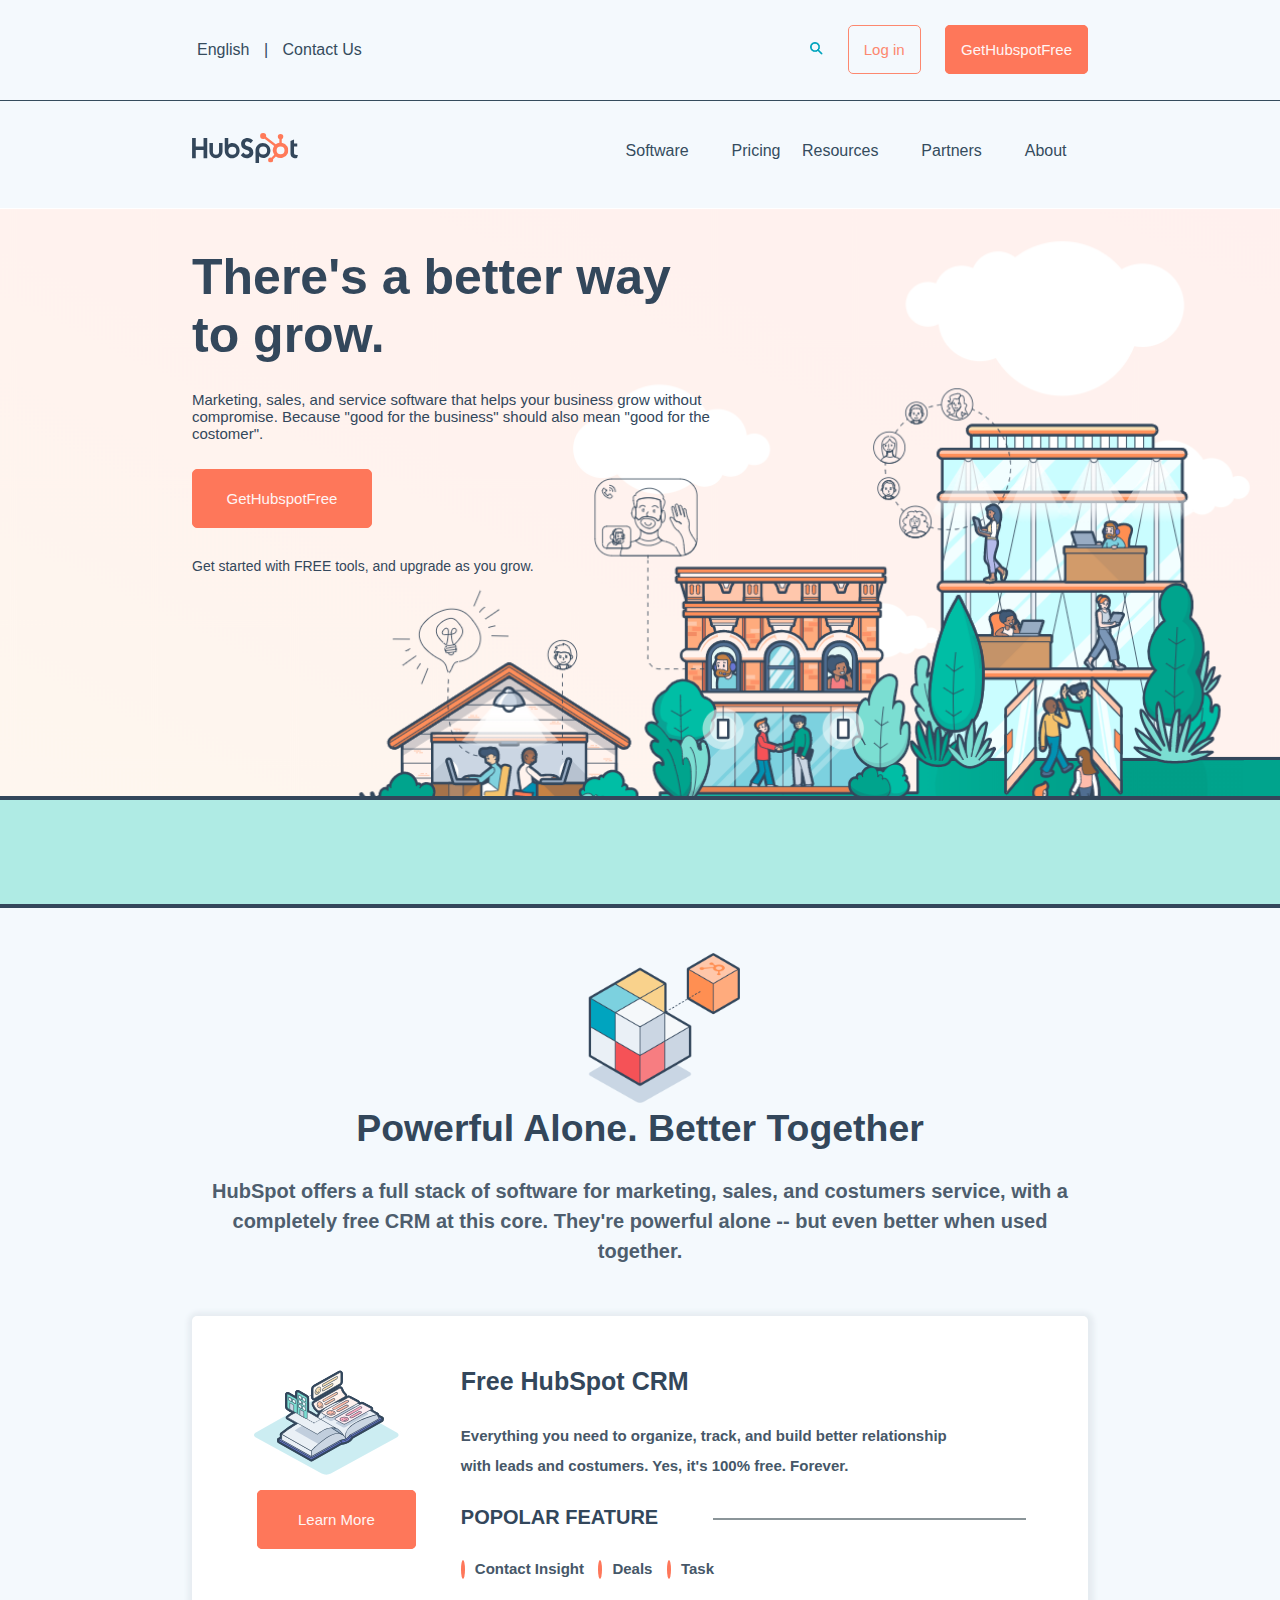
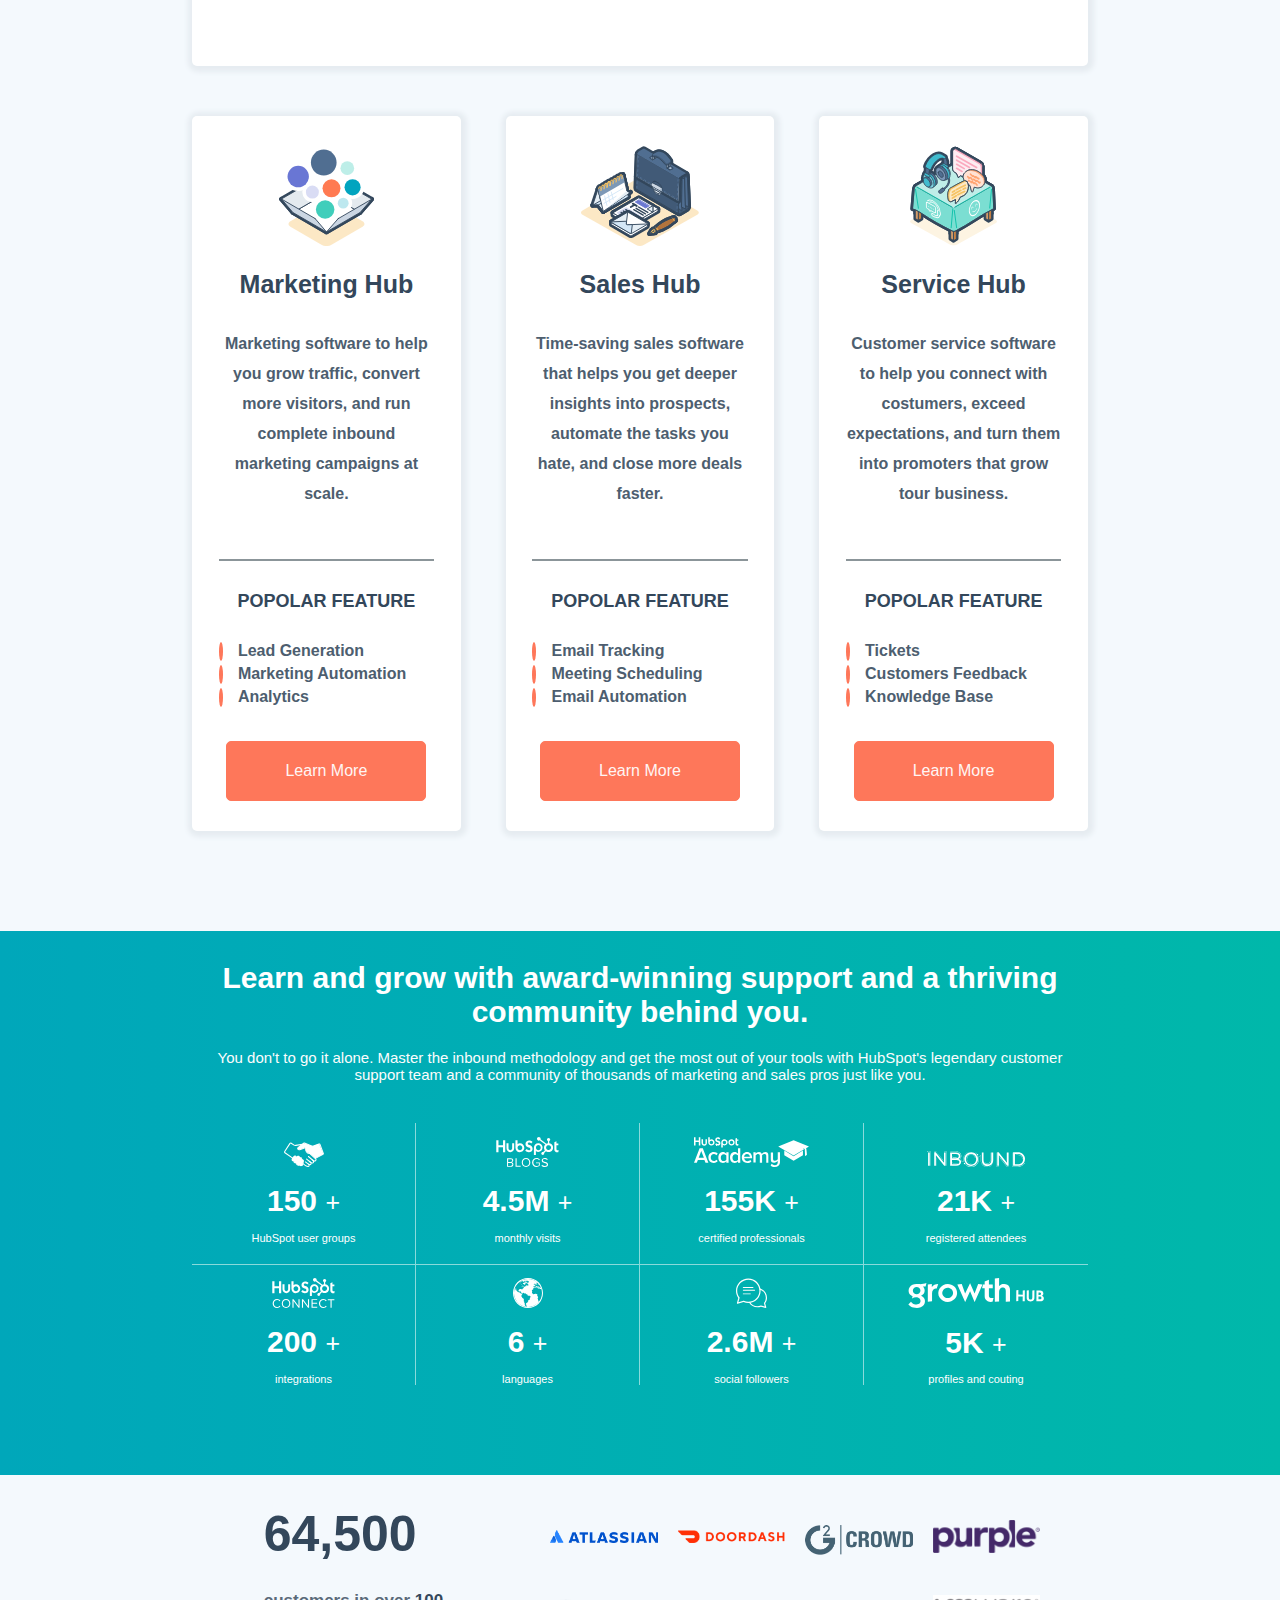
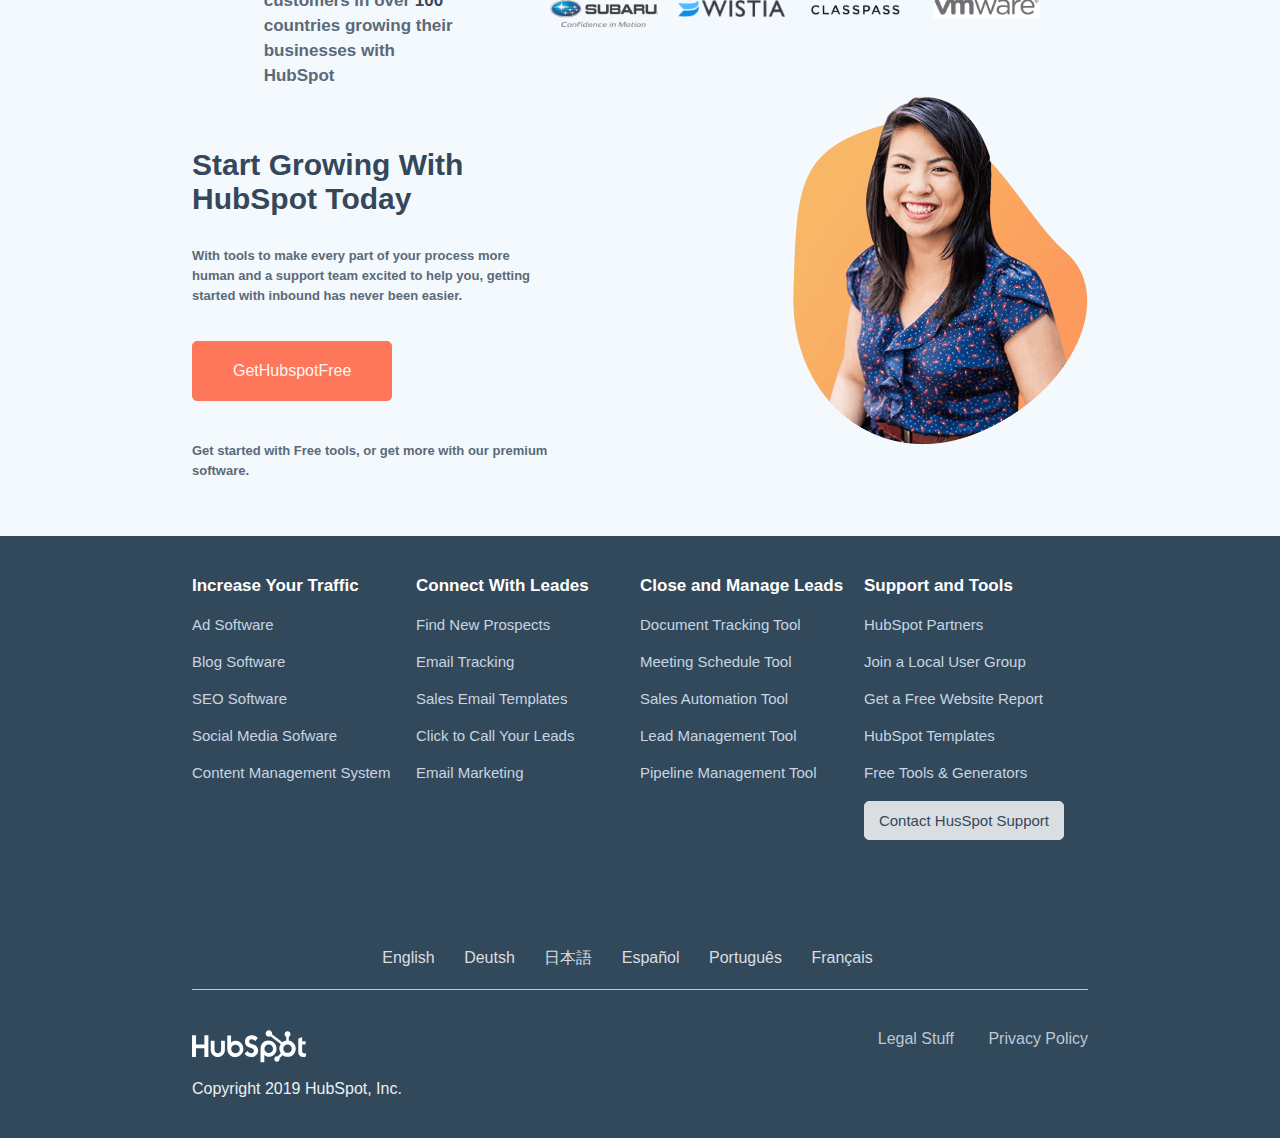
<file: index.html>
<!DOCTYPE html>
<html lang="en">
<head>
    <meta charset="UTF-8">
    <meta http-equiv="X-UA-Compatible" content="IE=edge">
    <meta name="viewport" content="width=device-width, initial-scale=1.0">
    <title>Hubspot</title>
    <!-- Link CSS -->
    <link rel="stylesheet" href="./CSS/style.css">
    <!-- Google Fonts -->
    <link rel="preconnect" href="https://fonts.gstatic.com">
    <link href="https://fonts.googleapis.com/css2?family=Montserrat:wght@200;400;600;800&display=swap" rel="stylesheet">
    <link rel="stylesheet" href="https://cdnjs.cloudflare.com/ajax/libs/font-awesome/5.15.3/css/all.min.css" integrity="sha512-iBBXm8fW90+nuLcSKlbmrPcLa0OT92xO1BIsZ+ywDWZCvqsWgccV3gFoRBv0z+8dLJgyAHIhR35VZc2oM/gI1w==" crossorigin="anonymous" />
    <!-- Favicon -->
    <link rel="icon" type="image/x-icon" href="./img/favicon.png">
</head>

<body>

    <!-- Header -->
    <header>
        
        <!-- NavBar Top -->
        <div class="container_navbar">
            <nav class="navbar top clearfix">
                <div class="top_left ">
                    <i class="fas fa-globe-europe"></i>
                    <span class="language">English</span>
                    <span><i class="fas fa-chevron-down"></i></span>
                    <span class="trattino">|</span>
                    <span class="contact">Contact Us</span>
                </div>
                <div class="top_right">
                    <img class="search_img" src="./img/search-20icon.webp" alt="icona lente d'ingrandimento">
                    <a class="button top_white" href="#">Log in</a>
                    <a class="button top_orange" href="#">GetHubspotFree</a>
                </div>
            </nav>
        </div>    
        <!-- /NavBar Top -->

        <!-- Linea Orizzontale -->
        <div class="horizzontal_line"></div>
        <!-- /Linea Orizzontale -->

        <!-- NavBar Bottom -->
        <div class="container_navbar">    
            <nav class="navbar bottom clearfix">
                <div class="bottom_left">
                    <img class="site_logo" src="./img/logo.svg" alt="logo HubSpot">
                </div>
                <div class="bottom_right">
                    <ul>
                        <li>Software</li>
                        <li><i class="fas fa-chevron-down"></i></span></li>
                        <li>Pricing</li>
                        <li>Resources</li>
                        <li><i class="fas fa-chevron-down"></i></li>
                        <li>Partners</li>
                        <li><i class="fas fa-chevron-down"></i></li>
                        <li>About</li>
                        <li><i class="fas fa-chevron-down"></i></li>
                    </ul>  
                </div>
            </nav>     
        </div>
        <!-- /NavBar Bottom -->

    </header>
    <!-- /Header -->

    <!-- Content -->
    <main>

        <!-- Primo Blocco Main -->
        <div class="container_top_main">
            <div class="container_content">
                <div class="container_title">
                    <div class="title">
                        <h1>There's a better way to grow.</h1>
                    </div>
                    <div class="paragraph_top">
                        <p>
                            Marketing, sales, and service software that helps your business grow without compromise. Because "good for the business" should also mean "good for the costomer".
                        </p>
                    </div>
                    <div class="button_main ">
                        <a href="">GetHubspotFree</a>
                    </div>
                    <div class="second_paragraph_top">
                        <p>
                            Get started with FREE tools, and upgrade as you grow.
                        </p>
                    </div>
                </div>
            </div>
            <div class="bottom_background"> 
            </div>
        </div>
        <!-- /Primo Blocco Main -->

        <!-- Secondo Blocco Main -->   
        <div class="container_content">
            <div class="container_second_block">
                <div>
                    <img class="img_second_block" src="./img/cube.webp" alt="immagine cubo">
                </div>
                <div class="title_second_block">
                    <h3>Powerful Alone. Better Together</h3>
                </div>
                <div class="paragraph_second_block">
                    <p>HubSpot offers a full stack of software for marketing, sales, and costumers service, with a completely free CRM at this core. They're powerful alone -- but even better when used together.</p>
                </div>
            </div>   
        </div>
        <!-- /Secondo Blocco Main --> 

        <!-- Terzo Blocco Main --> 
        <div class="container_content">
            <div class="container_third_block clearfix">

                <!-- Colonna di Sinistra -->
                <div class="column left">
                    <img class="img_book" src="./img/book.svg" alt="">
                    <div>
                        <a class="button_main_orange" href="#">Learn More</a>
                    </div>
                </div>
                <!-- /Colonna di Sinistra -->

                <!-- Colonna di Destra -->
                <div class="column right">
                    <h4 class="title_right">Free HubSpot CRM</h4>
                    <p class="paragraph_right">Everything you need to organize, track, and build better relationship with leads and costumers. Yes, it's 100% free. Forever.</p>
                    <h4 class="subtitle_right">POPOLAR FEATURE</h4>
                    <div class="subtitle_line"></div>
                    <ul class="list_right">
                        <li><i class="fas fa-check"></i> Contact Insight</li>
                        <li><i class="fas fa-check"></i> Deals</li>
                        <li><i class="fas fa-check"></i> Task</li>
                    </ul>
                </div>
                <!-- /Colonna di Destra -->

            </div>
        </div>
        <!-- /Terzo Blocco Main --> 

        <!-- Quarto Blocco Main -->
        <div class="container_content">
            <div class="container_fourth_block clearfix">

                <!-- Colonna di Sinistra -->
                <div class="first_column">
                    <img class="img_columns" src="./img/buble.svg" alt="immagine piatto con dentro bolle colorate">
                    <h4 class="title_colums">Marketing Hub</h4>
                    <p class="paragraph_colums">
                        Marketing software to help you grow traffic, convert more visitors, and run complete inbound marketing campaigns at scale.
                    </p>
                    <div class="line_columns">
                    </div>

                    <h4 class="subtitle_colums">POPOLAR FEATURE</h4>
                    <ul class="list_colums">
                        <li><i class="fas fa-check"></i>Lead Generation</li>
                        <li><i class="fas fa-check"></i>Marketing Automation</li>
                        <li><i class="fas fa-check"></i>Analytics</li>
                    </ul>
                    <div class="button_colums">
                        <a href="#">Learn More</a>
                    </div>
                </div>
                <!-- Colonna di Sinistra -->

                <!-- Colonna Centrale -->
                <div class="second_column">
                    <img class="img_columns" src="./img/office.svg" alt="immagine piatto con dentro bolle colorate">
                    <h4 class="title_colums">Sales Hub</h4>
                    <p class="paragraph_colums">
                        Time-saving sales software that helps you get deeper insights into prospects, automate the tasks you hate, and close more deals faster. 
                    </p>
                    <div class="line_columns">
                    </div>
                    <h4 class="subtitle_colums">POPOLAR FEATURE</h4>
                    <ul class="list_colums">
                        <li><i class="fas fa-check"></i>Email Tracking</li>
                        <li><i class="fas fa-check"></i>Meeting Scheduling</li>
                        <li><i class="fas fa-check"></i>Email Automation</li>
                    </ul>
                    <div class="button_colums">
                        <a href="#">Learn More</a>
                    </div>
                </div>
                <!-- Colonna Centrale -->

                <!-- Colonna di Destra -->
                <div class="third_column">
                    <img class="img_columns" src="./img/table.svg" alt="immagine piatto con dentro bolle colorate">
                    <h4 class="title_colums">Service Hub</h4>
                    <p class="paragraph_colums">
                        Customer service software to help you connect with costumers, exceed expectations, and turn them into promoters that grow tour business.
                    </p>
                    <div class="line_columns">
                    </div>
                    <h4 class="subtitle_colums">POPOLAR FEATURE</h4>
                    <ul class="list_colums">
                        <li><i class="fas fa-check"></i>Tickets</li>
                        <li><i class="fas fa-check"></i>Customers Feedback</li>
                        <li><i class="fas fa-check"></i>Knowledge Base</li>
                    </ul>
                    <div class="button_colums">
                        <a href="#">Learn More</a>
                    </div>
                </div>
                <!-- Colonna di Destra -->

            </div>
        </div>
        <!-- /Quarto Blocco Main -->

        <!-- Quinto Blocco Main -->
        <div class="background_fift_block">
            <div class="container_content">
                <div class="container_fift_block clearfix">
                    <div class="title_fift">
                        <h4>Learn and grow with award-winning support and a thriving community behind you.</h4>
                    </div>
                    <div class="paragraph_fift">
                        <p>You don't to go it alone. Master the inbound methodology and get the most out of your tools with HubSpot's legendary customer support team and a community of thousands of marketing and sales pros just like you.</p>
                    </div>

                    <!-- Prima Colonna -->
                    <div class="four_columns">
                        <div class="top_four_columns">
                            <img class="img_four_columns" src="./img/hands.svg" alt="immagine stretta di mano">
                            <div class="numbers_four_columns" >
                                <span> 150</span>
                                <span>+</span>
                            </div>
                            <div class="description_four_columns">
                                <span>HubSpot user groups</span>
                            </div>
                        </div>

                        <div class="bottom_four_columns">
                            <img class="img_four_columns" src="./img/connect.svg" alt="logo HubSpot CONNECT">
                            <div class="numbers_four_columns" >
                                <span> 200</span>
                                <span>+</span>
                            </div>
                            <div class="description_four_columns">
                                <span>integrations</span>
                            </div>
                        </div>
                    </div>
                    <!-- Fine Prima Colonna -->

                    <!-- Seconda Colonna -->
                    <div class="four_columns">

                        <div class="top_four_columns">
                            <img class="img_four_columns" src="./img/blogs.svg" alt="logo HubSpot BLOGS">
                            <div class="numbers_four_columns" >
                                <span> 4.5M</span>
                                <span>+</span>
                            </div>
                            <div class="description_four_columns">
                                <span>monthly visits</span>
                            </div>
                        </div>

                        <div class="bottom_four_columns">
                            <img class="img_four_columns" src="./img/globe.svg" alt="icona globo">
                            <div class="numbers_four_columns" >
                                <span> 6</span>
                                <span>+</span>
                            </div>
                            <div class="description_four_columns">
                                <span>languages</span>
                            </div>
                        </div>
                    </div>
                    <!-- Fine Seconda Colonna -->

                    <!-- Terza Colonna -->
                    <div class="four_columns">

                        <div class="top_four_columns">
                            <img class="img_four_columns" src="./img/academy.svg" alt="logo HubSpot Academy">
                            <div class="numbers_four_columns" >
                                <span>155K</span>
                                <span>+</span>
                            </div>
                            <div class="description_four_columns">
                                <span>certified professionals</span>
                            </div>
                        </div>

                        <div class="bottom_four_columns">
                            <img class="img_four_columns" src="./img/followers.svg" alt="icona con due messaggi">
                            <div class="numbers_four_columns" >
                                <span> 2.6M</span>
                                <span>+</span>
                            </div>
                            <div class="description_four_columns">
                                <span>social followers</span>
                            </div> 
                        </div>
                    </div>
                    <!-- Fine Terza Colonna -->

                    <!-- Quarta Colonna -->
                    <div class="four_columns">

                        <div class="top_four_columns without_border">
                            <img class="img_four_columns" src="./img/inbound.svg" alt="logo INBOUND">
                            <div class="numbers_four_columns" >
                                <span>21K</span>
                                <span>+</span>
                            </div>
                            <div class="description_four_columns">
                                <span>registered attendees</span>
                            </div>
                        </div>

                        <div class="bottom_four_columns without_border">
                            <img class="img_four_columns" src="./img/growth.svg" alt="logo Growth HUB">
                            <div class="numbers_four_columns" >
                                <span>5K</span>
                                <span>+</span>
                            </div>
                            <div class="description_four_columns">
                                <span>profiles and couting</span>
                            </div>
                        </div>
                    </div>
                    <!-- Fine Quarta Colonna -->

                </div>
            </div>
        </div>
        <!-- /Quinto Blocco Main -->

        <!-- Sesto Blocco Main -->
        <div class="container_content">
            <div class="container_six_block clearfix">

                <!-- Colonna di Sinistra -->
                <div class="left_six_column">

                    <div class="top_left_six">
                        <div class="numbers_six_colums">
                            <span>64,500</span>
                        </div>
                        <p>
                            customers in over <strong>100</strong> countries growing their businesses with HubSpot
                        </p>
                    </div>

                    <div class="bottom_left_six">
                        <div class="title_left_six">
                            <h4>Start Growing With HubSpot Today</h4>
                        </div>
                        <p>
                           With tools to make every part of your process more human and a support team excited to help you, getting started with inbound has never been easier. 
                        </p>
                        <div class="button_left_six">
                            <a href="#">GetHubspotFree</a>
                        </div>
                        <p>
                            Get started with Free tools, or get more with our premium software.
                        </p>
                    </div>
                </div>
                <!-- Colonna di Sinistra -->

                <!-- Colonna di destra -->
                <div class="right_six_column">

                    <!-- Loghi -->
                    <div class="container_foto">
                        <div class="top_right_six">
                            <div class="img_six_block one">
                            </div>
                        </div>
                        <div class="top_right_six">
                            <div class="img_six_block two">
                            </div>  
                        </div>
                        <div class="top_right_six">
                            <div class="img_six_block three">                            
                            </div>  
                        </div>
                        <div class="top_right_six">
                            <div class="img_six_block four">
                            </div>  
                        </div>
                        <div class="top_right_six">
                            <div class="img_six_block five">
                            </div>
                        </div>
                        <div class="top_right_six">
                            <div class="img_six_block six">
                            </div>  
                        </div>
                        <div class="top_right_six">
                            <div class="img_six_block seven">
                            </div>  
                        </div>
                        <div class="top_right_six">
                            <div class="img_six_block eight">
                            </div>  
                        </div>
                    </div>
                    <!-- Fine Loghi -->

                    <!-- Immagine -->
                    <div class="bottom_right_six">
                        <img src="./img/woman.webp" alt="">
                    </div>
                
                </div>
                <!-- Fine Colonna di destra -->

            </div>
        </div>
        <!-- Fine Sesto Blocco Main -->
    
    </main>
    <!-- FIne Content -->

    <!-- Footer -->
    <footer>
        <div class="container_content">
            <div class="container_footer clearifx">

                <!-- Prima Colonna -->
                <div class="four_columns_footer">
                    <h5>Increase Your Traffic</h5>
                    <ul>
                        <li>Ad Software</li>
                        <li>Blog Software</li>
                        <li>SEO Software</li>
                        <li>Social Media Sofware</li>
                        <li>Content Management System</li>
                    </ul>
                </div>
                <!-- Fine Prima Colonna -->

                <!-- Fine Seconda Colonna -->
                <div class="four_columns_footer">
                    <h5>Connect With Leades</h5>
                    <ul>
                        <li>Find New Prospects</li>
                        <li>Email Tracking</li>
                        <li>Sales Email Templates</li>
                        <li>Click to Call Your Leads</li>
                        <li>Email Marketing</li>
                    </ul>
                </div>
                <!-- Fine Seconda Colonna -->

                <!-- Terza Colonna -->
                <div class="four_columns_footer">
                    <h5>Close and Manage Leads</h5>
                    <ul>
                        <li>Document Tracking Tool</li>
                        <li>Meeting Schedule Tool</li>
                        <li>Sales Automation Tool</li>
                        <li>Lead Management Tool</li>
                        <li>Pipeline Management Tool</li>
                    </ul>
                </div>
                <!-- Fine Terza Colonna -->

                <!-- Quarta Colonna -->
                <div class="four_columns_footer">
                    <h5>Support and Tools</h5>
                    <ul>
                        <li>HubSpot Partners</li>
                        <li>Join a Local User Group</li>
                        <li>Get a Free Website Report</li>
                        <li>HubSpot Templates</li>
                        <li>Free Tools & Generators</li>
                    </ul>
                    <div class="button_footer">
                        <a href="#">Contact HusSpot Support</a>
                    </div>
                    <div class="icon_footer">
                        <i class="fab fa-facebook-f"></i>
                        <i class="fab fa-instagram"></i>
                        <i class="fab fa-youtube"></i>
                        <i class="fab fa-twitter"></i>
                        <i class="fab fa-linkedin-in"></i>
                    </div>
                </div>
                 <!-- Fine Quarta Colonna -->

                <div class="languages">
                    <span>English</span>
                    <span>Deutsh</span>
                    <span>日本語</span>
                    <span>Español</span>
                    <span>Português</span>
                    <span>Français</span>
                </div>
                <div class="hr_footer">
                </div>

                <div class="logo_footer clearfix">
                    <img src="./img/logo-white.svg" alt="logo Logo HubSpot">
                </div>
                <div class="policy_footer clearfix">
                    <span>Legal Stuff</span>
                    <span>Privacy Policy</span>
                </div>
                <div class="copyright clearfix">
                    <span>Copyright <i class="far fa-copyright"></i> 2019 HubSpot, Inc.</span>
                </div>
            </div>        
        </div>
    </footer>
    <!-- Fine Footer -->

</body>
</html>
</file>
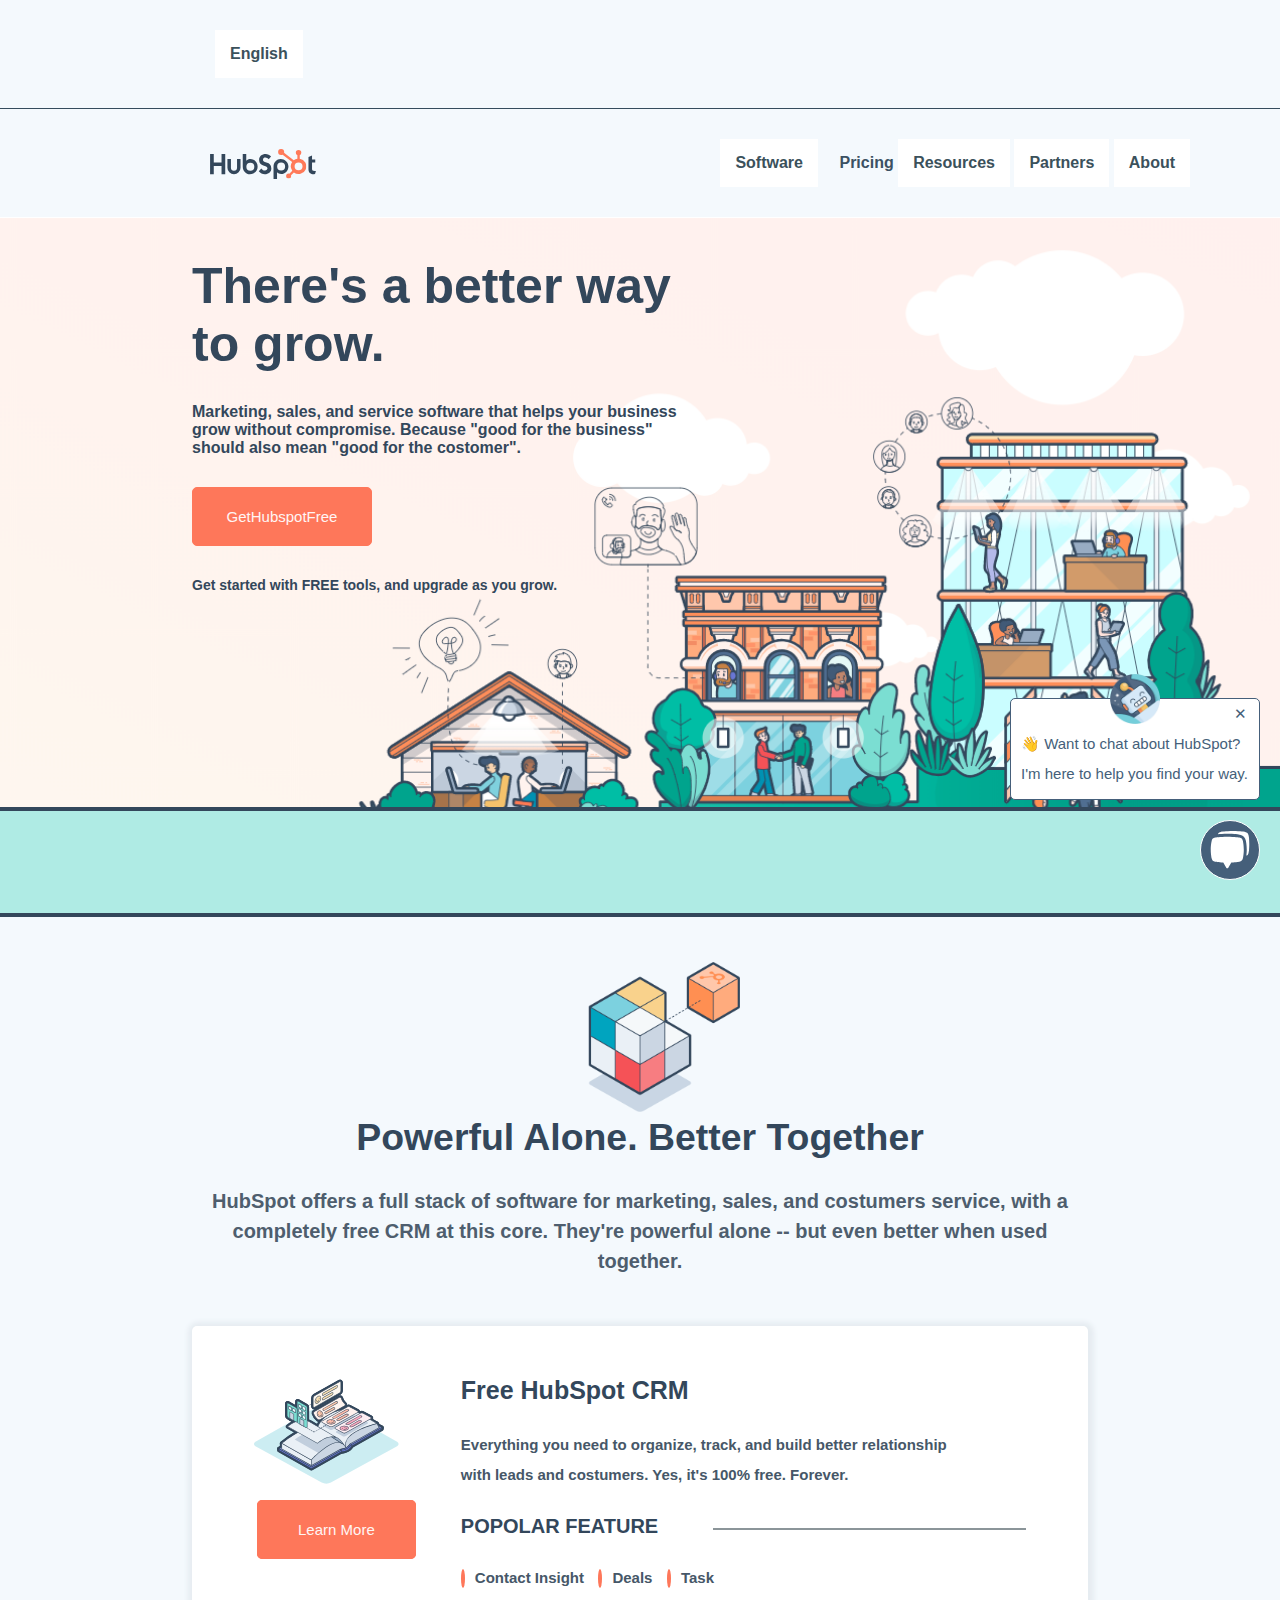
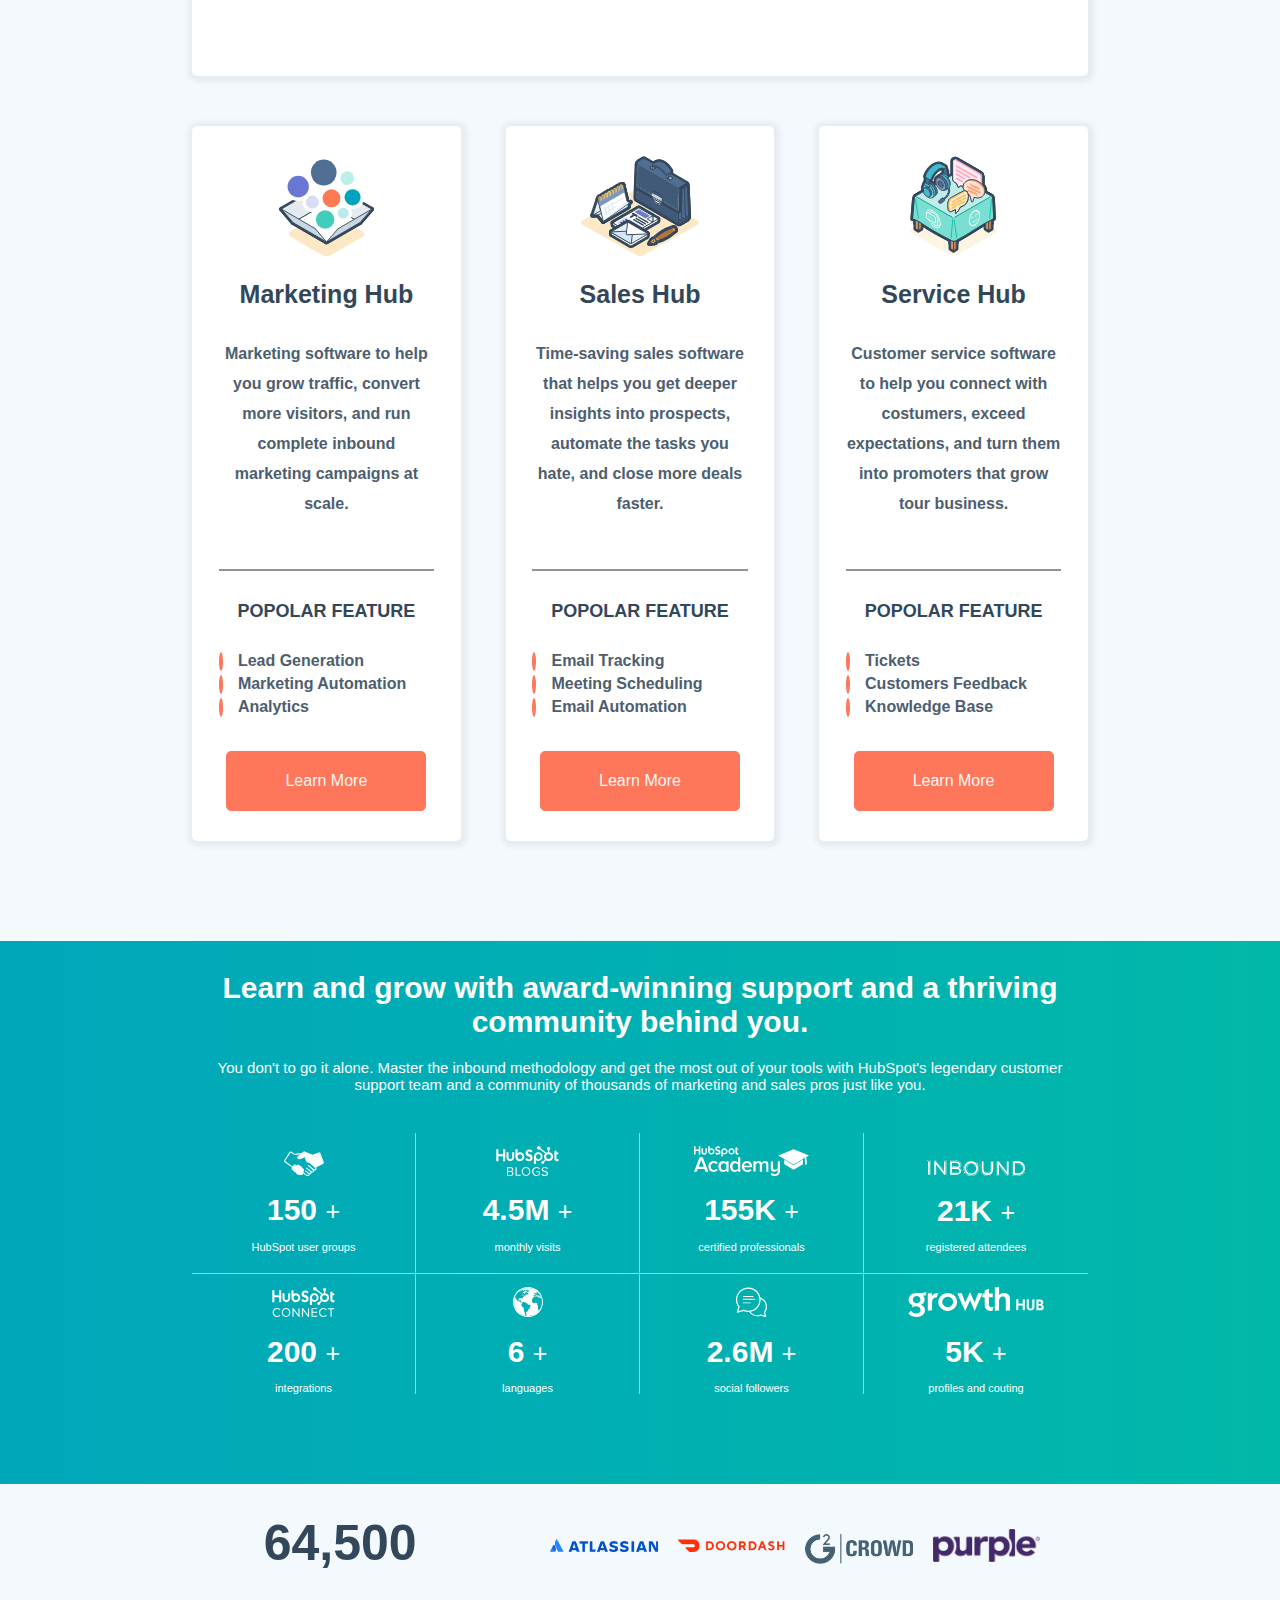
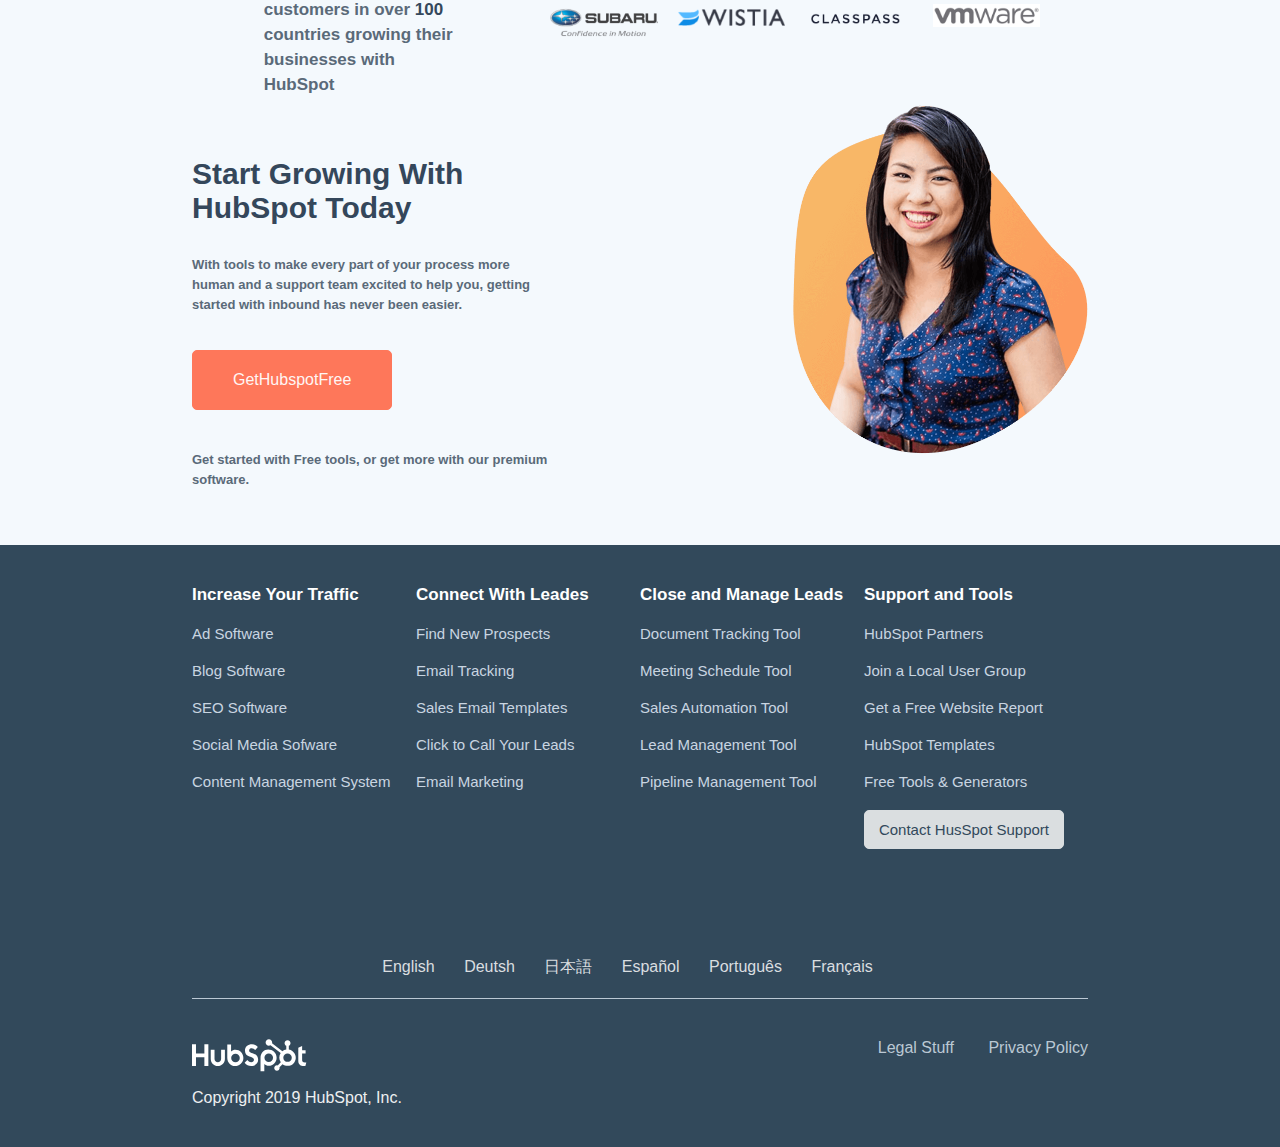
<file: BONUS/index.html>
<!DOCTYPE html>
<html lang="en">
<head>
    <meta charset="UTF-8">
    <meta http-equiv="X-UA-Compatible" content="IE=edge">
    <meta name="viewport" content="width=device-width, initial-scale=1.0">
    <title>Hubspot</title>
    <!-- Link CSS -->
    <link rel="stylesheet" href="./CSS/style.css">
    <!-- Google Fonts -->
    <link rel="preconnect" href="https://fonts.gstatic.com">
    <link href="https://fonts.googleapis.com/css2?family=Montserrat:wght@200;400;600;800&display=swap" rel="stylesheet">
    <link rel="stylesheet" href="https://cdnjs.cloudflare.com/ajax/libs/font-awesome/5.15.3/css/all.min.css" integrity="sha512-iBBXm8fW90+nuLcSKlbmrPcLa0OT92xO1BIsZ+ywDWZCvqsWgccV3gFoRBv0z+8dLJgyAHIhR35VZc2oM/gI1w==" crossorigin="anonymous" />
</head>

<body>

    <!-- Header -->
    <header>
        
        <!-- NavBar Top -->
        <div class="container_navbar">
            <nav class="navbar top clearfix">
                <div class="top_left ">
                    <i class="fas fa-globe-europe"></i>
                    <div class="dropdown">
                        <button class="dropbtn">English <span><i class="fas fa-chevron-down"></i></span></button>
                        <div class="dropdown-content language">
                            <a href="#">日本語</a>
                            <a a href="#">Deutsch</a>
                            <a href="#">English</a>
                            <a href="#">Español</a>
                            <a href="#">Português</a>
                            <a href="#">Français</a>
                        </div>
                    </div>
                </div>
                </div>
            </nav>
        </div>    
        <!-- /NavBar Top -->

        <!-- Linea Orizzontale -->
        <div class="horizzontal_line"></div>
        <!-- /Linea Orizzontale -->

        <!-- NavBar Bottom -->
        <div class="container_navbar">    
            <nav class="navbar bottom clearfix">
                <div class="bottom_left">
                    <img class="site_logo" src="./img/logo.svg" alt="logo HubSpot">
                </div>
                <div class="bottom_right">
                    <ul>
                        <!-- Menu DropDown -->
                        <div class="dropdown clearfix">
                            <button class="dropbtn">Software <i class="fas fa-chevron-down"></i></button>
                            <div class="dropdown-content software clearfix">
                                 
                                <div class="twocolumn_software">
                                    <div class="software_left">
                                        <div class="software_img">
                                            <img src="./img/free_hub_crm.jpg" alt="">
                                        </div>
                                    </div>
                                   <div class="software_right">
                                       <div class="software_title">
                                            <h5>Free HubSpot CRM</h5>
                                            <span>All you contacts and companies, 100% free.</span>
                                       </div>
                                   </div>
                                </div>

                                <hr>

                                <div class="twocolumn_software">
                                    <div class="software_left">
                                        <div class="software_img">
                                            <img src="./img/marketing.jpg" alt="">
                                        </div>
                                    </div>
                                    <div class="software_right">
                                        <div class="software_title">
                                            <h5>Marketing Hub</h5>
                                            <span>Marketing software to increase traffic and leads. Free and premium plans.</span>
                                        </div>
                                    </div>   
                                </div>

                                <div class="twocolumn_software">
                                    <div class="software_left">
                                        <div class="software_img">
                                            <img src="./img/sales_hub.jpg" alt="">
                                        </div>
                                    </div>
                                    <div class="software_right">
                                        <div class="software_title">
                                            <h5>Sales Hub</h5>
                                            <span>Sales software for closing more deals, faster. Free and premium plans.</span>
                                        </div>
                                    </div>   
                                </div>

                                <div class="twocolumn_software">
                                    <div class="software_left">
                                        <div class="software_img">
                                            <img src="./img/service_hub.jpg" alt="">
                                        </div>
                                    </div>
                                    <div class="software_right">
                                        <div class="software_title">
                                            <h5>Service Hub</h5>
                                            <span>Software for providing first-class customer service. Free and premium plans.</span>
                                        </div>
                                    </div>   
                                </div>

                                <div class="twocolumn_software">
                                    <div class="software_left">
                                        <div class="software_img">
                                            <img src="./img/cms_hub.jpg" alt="">
                                        </div>
                                    </div>
                                    <div class="software_right">
                                        <div class="software_title">
                                            <h5>CMS Hub</h5>
                                            <span>Content management software to power websites. Premium plans and free trial.</span>
                                        </div>
                                    </div>   
                                </div>

                                <hr>

                                <div class="twocolumn_software">
                                    <div class="software_right">
                                        <div class="software_title">
                                            <h5>App Marketplace</h5>
                                            <span>Find HubSpot apps for the tools and software you use to run your business.</span>
                                        </div>
                                    </div>   
                                </div>

                            </div>
                        </div>
                        <!-- /Menu DropDown -->

                        <li>Pricing</li>

                        <!-- Menu DropDown -->
                        <div class="dropdown clearfix">
                            <button class="dropbtn">Resources <i class="fas fa-chevron-down"></i></button>
                            <div class="dropdown-content resources clearfix">
                                <a class="first_drop_column ">
                                    <h5>Blog</h5>
                                    <span>Read marketing, sales, agency, and costumer success blog content.</span>
                                </a>
                                
                                <a class="second_drop_column">
                                    <h5>Customer Stories</h5>
                                    <span>Hear from the business that use HubSpot to grow better every day.</span>
                                </a>
        
                                <a class="third_drop_column">
                                    <h5>Developers</h5>
                                   <span>Create apps and custom integrations for businesses using HubSpot.</span>
                                </a>
        
                                <hr>

                                <a class="first_drop_column">
                                   <h5>Ebooks, Guides & More</h5>
                                   <span>Get acces to  HubSpot's most popular marketing resources.</span>
                                </a>
                               
                                <a class="second_drop_column">
                                    <h5>Onboarding & Services</h5>
                                    <span>Find training and consulting services to help you thrive with HubSpot.</span>
                                </a>
        
                                <a class="third_drop_column">
                                    <h5>Research & Reports</h5>
                                    <span>Get up-to-date research and data on hot business trends.</span>
                                </a>

                                <hr>
        
                                <a class="first_drop_column">
                                    <h5>Free Courses & Certifications</h5>
                                    <span>Take courses on the latest business trends, taught by industry experts. </span>
                                </a>
                           
                                <a class="second_drop_column">
                                    <h5>What is Inbound</h5>
                                    <span>Get a primer on how inbound helps your business grow better.</span>
                                </a>
        
                                <a class="third_drop_column">
                                    <h5>Customer Support</h5>
                                    <span>Get help if you have questions about using HubSpot software.</span>
                                </a>  
                            </div>
                        </div>
                        <!-- /Menu DropDown -->

                        <!-- Menu DropDown -->
                        <div class="dropdown clearfix">
                            <button class="dropbtn">Partners <i class="fas fa-chevron-down"></i></button>
                            <div class="dropdown-content partners clearfix">
                                <a href="#" class="dropdown_left">
                                    <h5>Hire a Partner</h5>
                                    <span>Find a partner in our gloabl community of service providers who cn help you grow.</span>
                                </a>
                                <a href="#" class="dropdown_right">
                                    <h5>Partner With Us</h5>
                                    <span>Find the right partner program to help your business grow.</span>
                                </a>
                                
                            </div>
                        </div>
                        <!-- /Menu DropDown -->

                        <!-- Menu DropDown -->
                        <div class="dropdown clearfix">
                            <button class="dropbtn">About <i class="fas fa-chevron-down"></i></button>
                            <div class="dropdown-content about clearfix">
                                <a href="#" class="first_drop_column">
                                    <h5>Company</h5>
                                    <ul>
                                        <li>About Us</li>
                                        <li>Contact Us</li>
                                        <li>Management Team</li>
                                        <li>Board of Directors</li>
                                        <li>Careers</li>
                                    </ul>
                                </a>
                                    
                                <a href="#" class="second_drop_column">
                                    <h5>News</h5>
                                    <ul>
                                        <li>HubSpot News</li>
                                        <li>Press Resources</li>
                                        <li>Speakers</li>
                                    </ul>
                                </a>

                                <a href="#" class="third_drop_column">
                                    <h5>Investors</h5>
                                    <ul>
                                        <li>Investor Relation</li>
                                    </ul>
                                </a>
                            </div>
                        </div>
                        <!-- /Menu DropDown -->

                    </ul>  
                </div>
            </nav>     
        </div>
        <!-- /NavBar Bottom -->

    </header>
    <!-- /Header -->

    <!-- Content -->
    <main>

        <!-- Primo Blocco Main -->
        <div class="container_top_main">
            <div class="container_content">
                <div class="container_title">
                    <div class="title">
                        <h1>There's a better way to grow.</h1>
                    </div>
                    <div class="paragraph_top">
                        <p>
                            Marketing, sales, and service software that helps your business grow without compromise. Because "good for the business" should also mean "good for the costomer".
                        </p>
                    </div>
                    <div class="button_main ">
                        <a href="">GetHubspotFree</a>
                    </div>
                    <div class="second_paragraph_top">
                        <p>
                            Get started with FREE tools, and upgrade as you grow.
                        </p>
                    </div>
                </div>
            </div>
            <div class="bottom_background"> 
            </div>
        </div>
        <!-- /Primo Blocco Main -->

        <!-- Secondo Blocco Main -->   
        <div class="container_content">
            <div class="container_second_block">
                <div>
                    <img class="img_second_block" src="./img/cube.webp" alt="immagine cubo">
                </div>
                <div class="title_second_block">
                    <h3>Powerful Alone. Better Together</h3>
                </div>
                <div class="paragraph_second_block">
                    <p>HubSpot offers a full stack of software for marketing, sales, and costumers service, with a completely free CRM at this core. They're powerful alone -- but even better when used together.</p>
                </div>
            </div>   
        </div>
        <!-- /Secondo Blocco Main --> 

        <!-- Terzo Blocco Main --> 
        <div class="container_content">
            <div class="container_third_block clearfix">

                <!-- Colonna di Sinistra -->
                <div class="column left">
                    <img class="img_book" src="./img/book.svg" alt="">
                    <div>
                        <a class="button_main_orange" href="#">Learn More</a>
                    </div>
                </div>
                <!-- /Colonna di Sinistra -->

                <!-- Colonna di Destra -->
                <div class="column right">
                    <h4 class="title_right">Free HubSpot CRM</h4>
                    <p class="paragraph_right">Everything you need to organize, track, and build better relationship with leads and costumers. Yes, it's 100% free. Forever.</p>
                    <h4 class="subtitle_right">POPOLAR FEATURE</h4>
                    <div class="subtitle_line"></div>
                    <ul class="list_right">
                        <li><i class="fas fa-check"></i> Contact Insight</li>
                        <li><i class="fas fa-check"></i> Deals</li>
                        <li><i class="fas fa-check"></i> Task</li>
                    </ul>
                </div>
                <!-- /Colonna di Destra -->

            </div>
        </div>
        <!-- /Terzo Blocco Main --> 

        <!-- Quarto Blocco Main -->
        <div class="container_content">
            <div class="container_fourth_block clearfix">

                <!-- Colonna di Sinistra -->
                <div class="first_column">
                    <img class="img_columns" src="./img/buble.svg" alt="immagine piatto con dentro bolle colorate">
                    <h4 class="title_colums">Marketing Hub</h4>
                    <p class="paragraph_colums">
                        Marketing software to help you grow traffic, convert more visitors, and run complete inbound marketing campaigns at scale.
                    </p>
                    <div class="line_columns">
                    </div>

                    <h4 class="subtitle_colums">POPOLAR FEATURE</h4>
                    <ul class="list_colums">
                        <li><i class="fas fa-check"></i>Lead Generation</li>
                        <li><i class="fas fa-check"></i>Marketing Automation</li>
                        <li><i class="fas fa-check"></i>Analytics</li>
                    </ul>
                    <div class="button_colums">
                        <a href="#">Learn More</a>
                    </div>
                </div>
                <!-- Colonna di Sinistra -->

                <!-- Colonna Centrale -->
                <div class="second_column">
                    <img class="img_columns" src="./img/office.svg" alt="immagine piatto con dentro bolle colorate">
                    <h4 class="title_colums">Sales Hub</h4>
                    <p class="paragraph_colums">
                        Time-saving sales software that helps you get deeper insights into prospects, automate the tasks you hate, and close more deals faster. 
                    </p>
                    <div class="line_columns">
                    </div>
                    <h4 class="subtitle_colums">POPOLAR FEATURE</h4>
                    <ul class="list_colums">
                        <li><i class="fas fa-check"></i>Email Tracking</li>
                        <li><i class="fas fa-check"></i>Meeting Scheduling</li>
                        <li><i class="fas fa-check"></i>Email Automation</li>
                    </ul>
                    <div class="button_colums">
                        <a href="#">Learn More</a>
                    </div>
                </div>
                <!-- Colonna Centrale -->

                <!-- Colonna di Destra -->
                <div class="third_column">
                    <img class="img_columns" src="./img/table.svg" alt="immagine piatto con dentro bolle colorate">
                    <h4 class="title_colums">Service Hub</h4>
                    <p class="paragraph_colums">
                        Customer service software to help you connect with costumers, exceed expectations, and turn them into promoters that grow tour business.
                    </p>
                    <div class="line_columns">
                    </div>
                    <h4 class="subtitle_colums">POPOLAR FEATURE</h4>
                    <ul class="list_colums">
                        <li><i class="fas fa-check"></i>Tickets</li>
                        <li><i class="fas fa-check"></i>Customers Feedback</li>
                        <li><i class="fas fa-check"></i>Knowledge Base</li>
                    </ul>
                    <div class="button_colums">
                        <a href="#">Learn More</a>
                    </div>
                </div>
                <!-- Colonna di Destra -->

            </div>
        </div>
        <!-- /Quarto Blocco Main -->

        <!-- Quinto Blocco Main -->
        <div class="background_fift_block">
            <div class="container_content">
                <div class="container_fift_block clearfix">
                    <div class="title_fift">
                        <h4>Learn and grow with award-winning support and a thriving community behind you.</h4>
                    </div>
                    <div class="paragraph_fift">
                        <p>You don't to go it alone. Master the inbound methodology and get the most out of your tools with HubSpot's legendary customer support team and a community of thousands of marketing and sales pros just like you.</p>
                    </div>

                    <!-- Prima Colonna -->
                    <div class="four_columns">
                        <div class="top_four_columns">
                            <img class="img_four_columns" src="./img/hands.svg" alt="immagine stretta di mano">
                            <div class="numbers_four_columns" >
                                <span> 150</span>
                                <span>+</span>
                            </div>
                            <div class="description_four_columns">
                                <span>HubSpot user groups</span>
                            </div>
                        </div>

                        <div class="bottom_four_columns">
                            <img class="img_four_columns" src="./img/connect.svg" alt="logo HubSpot CONNECT">
                            <div class="numbers_four_columns" >
                                <span> 200</span>
                                <span>+</span>
                            </div>
                            <div class="description_four_columns">
                                <span>integrations</span>
                            </div>
                        </div>
                    </div>
                    <!-- Fine Prima Colonna -->

                    <!-- Seconda Colonna -->
                    <div class="four_columns">

                        <div class="top_four_columns">
                            <img class="img_four_columns" src="./img/blogs.svg" alt="logo HubSpot BLOGS">
                            <div class="numbers_four_columns" >
                                <span> 4.5M</span>
                                <span>+</span>
                            </div>
                            <div class="description_four_columns">
                                <span>monthly visits</span>
                            </div>
                        </div>

                        <div class="bottom_four_columns">
                            <img class="img_four_columns" src="./img/globe.svg" alt="icona globo">
                            <div class="numbers_four_columns" >
                                <span> 6</span>
                                <span>+</span>
                            </div>
                            <div class="description_four_columns">
                                <span>languages</span>
                            </div>
                        </div>
                    </div>
                    <!-- Fine Seconda Colonna -->

                    <!-- Terza Colonna -->
                    <div class="four_columns">

                        <div class="top_four_columns">
                            <img class="img_four_columns" src="./img/academy.svg" alt="logo HubSpot Academy">
                            <div class="numbers_four_columns" >
                                <span>155K</span>
                                <span>+</span>
                            </div>
                            <div class="description_four_columns">
                                <span>certified professionals</span>
                            </div>
                        </div>

                        <div class="bottom_four_columns">
                            <img class="img_four_columns" src="./img/followers.svg" alt="icona con due messaggi">
                            <div class="numbers_four_columns" >
                                <span> 2.6M</span>
                                <span>+</span>
                            </div>
                            <div class="description_four_columns">
                                <span>social followers</span>
                            </div> 
                        </div>
                    </div>
                    <!-- Fine Terza Colonna -->

                    <!-- Quarta Colonna -->
                    <div class="four_columns">

                        <div class="top_four_columns without_border">
                            <img class="img_four_columns" src="./img/inbound.svg" alt="logo INBOUND">
                            <div class="numbers_four_columns" >
                                <span>21K</span>
                                <span>+</span>
                            </div>
                            <div class="description_four_columns">
                                <span>registered attendees</span>
                            </div>
                        </div>

                        <div class="bottom_four_columns without_border">
                            <img class="img_four_columns" src="./img/growth.svg" alt="logo Growth HUB">
                            <div class="numbers_four_columns" >
                                <span>5K</span>
                                <span>+</span>
                            </div>
                            <div class="description_four_columns">
                                <span>profiles and couting</span>
                            </div>
                        </div>
                    </div>
                    <!-- Fine Quarta Colonna -->

                </div>
            </div>
        </div>
        <!-- /Quinto Blocco Main -->

        <!-- Sesto Blocco Main -->
        <div class="container_content">
            <div class="container_six_block clearfix">

                <!-- Colonna di Sinistra -->
                <div class="left_six_column">

                    <div class="top_left_six">
                        <div class="numbers_six_colums">
                            <span>64,500</span>
                        </div>
                        <p>
                            customers in over <strong>100</strong> countries growing their businesses with HubSpot
                        </p>
                    </div>

                    <div class="bottom_left_six">
                        <div class="title_left_six">
                            <h4>Start Growing With HubSpot Today</h4>
                        </div>
                        <p>
                           With tools to make every part of your process more human and a support team excited to help you, getting started with inbound has never been easier. 
                        </p>
                        <div class="button_left_six">
                            <a href="#">GetHubspotFree</a>
                        </div>
                        <p>
                            Get started with Free tools, or get more with our premium software.
                        </p>
                    </div>
                </div>
                <!-- Colonna di Sinistra -->

                <!-- Colonna di destra -->
                <div class="right_six_column">

                    <!-- Loghi -->
                    <div class="container_foto">
                        <div class="top_right_six">
                            <div class="img_six_block one">
                            </div>
                        </div>
                        <div class="top_right_six">
                            <div class="img_six_block two">
                            </div>  
                        </div>
                        <div class="top_right_six">
                            <div class="img_six_block three">                            
                            </div>  
                        </div>
                        <div class="top_right_six">
                            <div class="img_six_block four">
                            </div>  
                        </div>
                        <div class="top_right_six">
                            <div class="img_six_block five">
                            </div>
                        </div>
                        <div class="top_right_six">
                            <div class="img_six_block six">
                            </div>  
                        </div>
                        <div class="top_right_six">
                            <div class="img_six_block seven">
                            </div>  
                        </div>
                        <div class="top_right_six">
                            <div class="img_six_block eight">
                            </div>  
                        </div>
                    </div>
                    <!-- Fine Loghi -->

                    <!-- Immagine -->
                    <div class="bottom_right_six">
                        <img src="./img/woman.webp" alt="">
                    </div>
                
                </div>
                <!-- Fine Colonna di destra -->

            </div>
        </div>
        <!-- Fine Sesto Blocco Main -->

    </main>
    <!-- Fine Content -->

    <!-- Footer -->
    <footer>
        <div class="container_content">
            <div class="container_footer clearifx">

                <!-- Prima Colonna -->
                <div class="four_columns_footer">
                    <h5>Increase Your Traffic</h5>
                    <ul>
                        <li>Ad Software</li>
                        <li>Blog Software</li>
                        <li>SEO Software</li>
                        <li>Social Media Sofware</li>
                        <li>Content Management System</li>
                    </ul>
                </div>
                <!-- Fine Prima Colonna -->

                <!-- Fine Seconda Colonna -->
                <div class="four_columns_footer">
                    <h5>Connect With Leades</h5>
                    <ul>
                        <li>Find New Prospects</li>
                        <li>Email Tracking</li>
                        <li>Sales Email Templates</li>
                        <li>Click to Call Your Leads</li>
                        <li>Email Marketing</li>
                    </ul>
                </div>
                <!-- Fine Seconda Colonna -->

                <!-- Terza Colonna -->
                <div class="four_columns_footer">
                    <h5>Close and Manage Leads</h5>
                    <ul>
                        <li>Document Tracking Tool</li>
                        <li>Meeting Schedule Tool</li>
                        <li>Sales Automation Tool</li>
                        <li>Lead Management Tool</li>
                        <li>Pipeline Management Tool</li>
                    </ul>
                </div>
                <!-- Fine Terza Colonna -->

                <!-- Quarta Colonna -->
                <div class="four_columns_footer">
                    <h5>Support and Tools</h5>
                    <ul>
                        <li>HubSpot Partners</li>
                        <li>Join a Local User Group</li>
                        <li>Get a Free Website Report</li>
                        <li>HubSpot Templates</li>
                        <li>Free Tools & Generators</li>
                    </ul>
                    <div class="button_footer">
                        <a href="#">Contact HusSpot Support</a>
                    </div>
                    <div class="icon_footer">
                        <i class="fab fa-facebook-f"></i>
                        <i class="fab fa-instagram"></i>
                        <i class="fab fa-youtube"></i>
                        <i class="fab fa-twitter"></i>
                        <i class="fab fa-linkedin-in"></i>
                    </div>
                </div>
                 <!-- Fine Quarta Colonna -->

                <div class="languages">
                    <span>English</span>
                    <span>Deutsh</span>
                    <span>日本語</span>
                    <span>Español</span>
                    <span>Português</span>
                    <span>Français</span>
                </div>
                <div class="hr_footer">
                </div>

                <div class="logo_footer clearfix">
                    <img src="./img/logo-white.svg" alt="logo Logo HubSpot">
                </div>
                <div class="policy_footer clearfix">
                    <span>Legal Stuff</span>
                    <span>Privacy Policy</span>
                </div>
                <div class="copyright clearfix">
                    <span>Copyright <i class="far fa-copyright"></i> 2019 HubSpot, Inc.</span>
                </div>
            </div> 
            
            <!-- Tasto Help -->
            <div class="fix_message">
                <img src="./img/bot-avatar.jpg" alt="icona bot">
                <span>👋 Want to chat about HubSpot? I'm here to help you find your way.
                </span>
                <a href="#">&#10005;</a>
            </div>
            <div class="fix_button">
            </div>
            <!-- Fine Tasto Help -->

        </div>
    </footer>
    <!-- Fine Footer -->

</body>
</html>
</file>
<file: CSS/style.css>
/* Common Rules */
*{
    box-sizing: border-box;
    margin: 0;
    padding: 0;
    font-family: Arial, Helvetica, sans-serif;
}

.clearfix::after{
    content: "";
    display: table;
    clear: both;
}

/* Header */
body{
    background-color: rgba(244, 249, 253, 1);
}

header{
    width: 100%;
    min-width: 1000px;
}

.container_navbar{
    width: 70%;
    height: 100%;
    margin: auto;
    color: rgba(53, 76, 93, 1);
}

.navbar{
    width: 100%;
    height: 50%;
}

/* NavBar Top */
.top{
    line-height: 100px;
}

.top_left{ 
    float: left;
}

.top_right{ 
    float: right;
}

.fa-globe-europe{
    height: 13px;
    margin-right: 5px;
    cursor: pointer;
}

.language, .contact{
    cursor: pointer; 
}

.trattino{
    margin-left: 10px;
    margin-right: 10px;
}

.search_img{
    height: 13px;
    cursor: pointer;
}

.button{
    font-size: 15px;
    padding: 15px ;
    border-radius: 5px;
    text-decoration: none;
    cursor: pointer;
}

.top_white{
    color: rgba(253, 136, 111, 1);
    border: 1px solid rgba(253, 136, 111, 1);
    margin-left: 20px;
}

.top_orange{
    color: rgba(255, 245, 244, 1);
    background-color: rgba(254, 119, 90, 1);
    border: 1px solid rgba(254, 119, 90, 1);
    margin-left: 20px;
}
/* Fine NavBar Top */

/* Linea Orizzontale */
.horizzontal_line{
    width: 100%;
    height: 1px;
    background: rgba(53, 76, 93, 1);;
}
/* Fine Linea Orizzontale */

/* NavBar Bottom */
.bottom{
    line-height: 100px;
}

.bottom_left{ 
    float: left;
}

.site_logo{
    height: 30px;
    margin-top: 30%;
    cursor: pointer;
}

.bottom_right{ 
    float: right;
    cursor: pointer;
}

.bottom_right ul li{
    display: inline-block;
    list-style: none;
    cursor: pointer;
    margin-left: 17px;
}
/* Fine NavBar Bottom */
/* FIne Header */

/* Main */
.container_top_main{
    width: 100%;
    height: 700px;
    background-image: url('../img/jumbotron.png');
    background-size: cover;
    background-repeat: no-repeat;
    background-position: right bottom;
    position: relative;
}

/* Primo Blocco Main */
.container_content{
    width: 70%;
    margin: auto;
}

.container_title{
    width: 60%;
    height: 100%;
}

.title{
    font-size: 25px;
    padding-top: 40px;
    color: rgba(51, 71, 91, 1);
}

.paragraph_top{
    margin-bottom: 5%;
    margin-top: 5%;
    font-size: 15px;
    font-weight: 500;
    color: rgba(51, 71, 91, 1);  
}

.button_main{ 
    background-color: rgba(254, 119, 90, 1);
    border: 1px solid rgba(254, 119, 90, 1);
    border-radius: 5px;
    padding: 20px 30px 20px 30px; 
    font-size: 15px;
    width: 180px;
    cursor: pointer;
    text-align: center;
}

.button_main a{
    text-decoration: none;
    color: rgba(255, 245, 244, 1);
}

.second_paragraph_top{
    line-height: 25px;
    margin-bottom: 8%;
    margin-top: 5%;
    font-size: 14px;
    font-weight: 500;
    color: rgba(51, 71, 91, 1);    
}

.bottom_background{
    height: 16%; /* 90px;- da chiedere */
    width: 100%;
    background-color: rgba(175, 235, 228, 1);
    border-top: 4px solid rgba(51, 71, 91, 1);
    border-bottom: 4px solid rgba(51, 71, 91, 1);
    position: absolute;
    bottom: 0;
}
/* Fine Primo Blocco Main */

/* Secondo Blocco Main */
.container_second_block{
    text-align: center;
}

.img_second_block{
    height: 150px;
    margin-top: 5%;
}

.title_second_block{
    margin-bottom: 3%;
    font-size: 32px;
    color: rgba(51, 71, 91, 1);
}

.paragraph_second_block{
    font-size: 20px;
    font-weight: 600;
    line-height: 30px;
    color: rgba(78, 94, 110, 1);
}
/* Fine Secondo Blocco Main */

/* Terzo Blocco Main */
.container_third_block{
    background-color: white;
    box-shadow: 1px 1px 5px 5px rgba(230, 236, 241, 1);
    border-radius: 5px;
    margin-top: 50px;
    padding-bottom: 50px;
}

/* Colonna di Sinistra */
.left{
    width: 30%;
    height: 300px;
    float: left;
    text-align: center;
}

.img_book{
    height: 35%;
    margin-top: 20%;
    margin-bottom: 12%;
}

.button_main_orange{
    padding: 20px 40px 20px 40px; 
    border-radius: 5px;
    font-size: 15px; 
    color: rgba(255, 245, 244, 1);
    margin-left: 20px;
    background-color: rgba(254, 119, 90, 1);
    border: 1px solid rgba(254, 119, 90, 1);
    text-decoration: none;
    cursor: pointer;
}
/* Fine Colonna di Sinistra */

/* Colonna di Destra */
.right{
    width: 70%;
    height: 300px;
    float: left;
}

.title_right{
    margin-top: 8%;
    font-size: 25px;
    color: rgba(51, 71, 91, 1);
    font-weight: 600;
}

.paragraph_right, .subtitle_right, .list_right{
    margin-top: 25px;
}

.paragraph_right{
    width: 80%;
    font-size: 15px;
    font-weight: 600;
    line-height: 30px;
    color: rgba(70, 87, 104, 1)
}

.subtitle_right{
   font-size: 20px; 
   color: rgba(51, 71, 91, 1);
   font-weight: 600;
   display: inline-block;
}

.subtitle_line{
    display: inline-block;
    vertical-align: middle;
    width: 50%;
    height: 2px;
    margin-left: 40px;
    margin-left: 50px;
    background: rgba(139, 149, 153, 1);
}

.list_right li{
    display: inline-block;
    list-style: none;
    font-weight: 600;
    font-size: 15px;
    line-height: 30px;
    margin-right: 10px;
    color: rgba(70, 87, 104, 1);
}

.list_right i{
    border-radius: 50%;
    font-size: 13px;
    padding: 2px;
    margin-right: 10px;
    color: white;
    background-color: rgba(254, 119, 90, 1);
}
/* Fine Colonna di Destra */
/* Fine Terzo Blocco Main */

/* Quarto Blocco Main */
/* Colonna di Sinistra */
.first_column{
    width: 30%;
    float: left;
    margin-right: 5%;
    text-align: center;
    background-color: white;
    border-radius: 5px;
    box-shadow: 1px 1px 5px 5px rgba(230, 236, 241, 1);
    margin-top: 50px;
}
/* Fine Colonna di Sinistra */

/* Colonna Centrale */
.second_column{
    width: 30%;
    float: left;
    margin-right: 5%;
    text-align: center;
    background-color: white;
    border-radius: 5px;
    box-shadow: 1px 1px 5px 5px rgba(230, 236, 241, 1);
    margin-top: 50px;
}
/* Fine Colonna Centrale */

/* Colonna di Destra */
.third_column{
    width: 30%;
    float: left;
    text-align: center;
    background-color: white;
    border-radius: 5px;
    box-shadow: 1px 1px 5px 5px rgba(230, 236, 241, 1);
    margin-top: 50px;
}
/* Fine Colonna di Destra */

/* Regole delle 3 colonne */
.img_columns{
    height: 100px;
    margin-top: 30px;
    margin-bottom: 20px;
}

.title_colums{
    font-size: 25px;
    margin-bottom: 30px;
    color: rgba(51, 71, 91, 1);
}

.paragraph_colums{
    width: 80%;
    margin: auto;
    margin-bottom: 50px;
    font-size: 1rem; 
    font-weight: 600;
    line-height: 30px;
    color: rgba(77, 94, 111, 1)
}

.line_columns{
    height: 2px;
    width: 80%;
    background: rgba(139, 149, 153, 1);
    margin: auto;
    margin-bottom: 30px;
}

.subtitle_colums{
    font-size: 18px;
    margin-bottom: 30px;
    color: rgba(51, 71, 91, 1);
    font-weight: 600;
}

.list_colums{
    list-style: none;
    text-align: left;
    padding-bottom: 30px;
    width: 80%;
    margin: auto;
    font-weight: 600;
    color: rgba(77, 94, 111, 1)
}

.list_colums li{
    margin-bottom: 5px;
    color: rgba(77, 94, 111, 1)
}

.list_colums i{
    border-radius: 50%;
    color: white;
    background-color: rgba(254, 119, 90, 1);
    font-size: 13px;
    padding: 2px;
    margin-right: 15px;
}

.button_colums{
    background-color: rgba(254, 119, 90, 1);
    border: 1px solid rgba(254, 119, 90, 1);
    padding: 20px 40px 20px 40px;
    border-radius: 5px;
    font-size: 16px;
    width: 200px;
    margin: auto;
    margin-bottom: 30px;
    cursor: pointer;
    text-align: center;
}

.button_colums a{
    text-decoration: none;
    color: rgba(255, 245, 244, 1);
}

/* Fine Regole delle 3 colonne */
/* Fine Quarto Blocco Main */

/* Quinto Blocco Main */
.background_fift_block{
    margin-top: 100px;
    width: 100%;
    background: linear-gradient(90deg, #00A7BA 0%, #00B8AA 100%);;
}

.container_fift_block{
    color: white;
}

.title_fift{
    font-size: 30px;
    padding-top: 30px;
    text-align: center;
}

.paragraph_fift{
    color: rgba(251, 253, 253, 1);
    font-size: 15px;
    padding-top: 20px;
    text-align: center; 
}

.four_columns{
    width: 25%;
    float: left;
    margin-top: 40px;
    text-align: center;
    margin-bottom: 70px;
}

.top_four_columns{
    width: 100%;
    height: 50%;
    border-bottom: 1px solid rgba(137, 218, 219, 1);
    border-right: 1px solid rgba(137, 218, 219, 1);
}

.img_four_columns{
    height: 30px;
    margin-top: 6%;
    margin-bottom: 6%;
}

.numbers_four_columns{
    font-size: 30px;
    font-weight: 600;
    margin-bottom: 6%;
}

.numbers_four_columns span:last-child{
    font-size: 25px;
    font-weight: 100;
}

.description_four_columns{
    font-size: 11px;
    margin-bottom: 20px;
}

.bottom_four_columns{
    width: 100%;
    height: 50%;
    border-right: 1px solid rgba(137, 218, 219, 1);
}

.without_border{
    border-right: none;
}
/* /Quinto Blocco Main */

/* Sesto Blocco Main */
.container_six_block{
    width: 100%;
    margin-bottom: 20px;
}

/* Colonna di Sinistra */
.left_six_column{
    width: 40%;
    float: left;
}

.top_left_six{
    width: 60%;
    margin: auto;
    margin-bottom: 60px;
}

.numbers_six_colums{
    font-size: 50px;
    font-weight: 700;
    color: rgba(51, 71, 91, 1);
    padding-top: 30px;
    padding-bottom: 25px;
}

.left_six_column strong {
    color: rgba(52, 72, 92, 1);
}

.top_left_six p{
    font-size: 17px;
    font-weight: 600;
    color: rgba(90, 106, 121, 1);
    line-height: 25px;
    width: 90%;
}

.bottom_left_six{
    width: 100%;
}

.title_left_six{
    font-size: 30px;
    color: rgba(52, 71, 91, 1);
    margin-bottom: 30px;
}

.bottom_left_six p{
    font-size: 13px;
    font-weight: 600;
    color: rgba(90, 106, 121, 1);
    margin-bottom: 35px;
    line-height: 20px;
}

.button_left_six{
    background-color: rgba(254, 119, 90, 1);
    border: 1px solid rgba(254, 119, 90, 1);
    padding: 20px 40px 20px 40px;
    border-radius: 5px;
    font-size: 16px;
    width: 200px;
    margin-bottom: 40px;
    cursor: pointer;
    text-align: center;
}

.button_left_six a{
    text-decoration: none;
    color: rgba(255, 245, 244, 1);
}

.bottom_left_six p:last-child{
    font-size: 13px;
    font-weight: 600;
    color: rgba(90, 106, 121, 1);
}
/* /Fine Colonna di Sinistra */

/* Colonna di Sinistra */
.right_six_column{
    width: 60%;
    float: left;
    text-align: right;
}

.top_right_six{
    width: 20%;
    height: 50px;
    margin-right: 20px;
    margin-bottom: 20px;
    
    float: left;
}

.container_foto{
    text-align: left;
}

 .img_six_block{  /* Da chiedere */
    width: 100%;
    background-size: contain;
    background-repeat: no-repeat;
} 

.one{
    background-image: url('../img/atlasian.webp');
    height: 30px;
    margin-top: 55px;
}

.two{
    background-image: url('../img/doordash.webp');
    height: 30px;
    margin-top: 55px;
}

.three{
    background-image: url('../img/g2crowd.webp');
    height: 30px;
    margin-top: 50px;
}

.four{
    background-image: url('../img/purple.webp');
    height: 40px;
    margin-top: 45px;
}

.five{
    background-image: url('../img/subaru.webp');
    height: 40px;
    margin-top: 50px;
}

.six{
    background-image: url('../img/wistia.webp');
    height: 30px;
    margin-top: 55px;
}

.seven{
    background-image: url('../img/classpass.webp');
    height: 40px;
    margin-top: 45px;
}

.eight{
    background-image: url('../img/vmware.webp');
    height: 30px;
    margin-top: 50px;
}

.bottom_right_six{
    width: 100%;
}

.bottom_right_six img{
    height: 350px;
    margin-top: 80px;  
}
/* /Fine Colonna di Destra */
/* Fine Main */

/* Footer */
footer{
    width: 100%; 
    background-color: rgba(50, 73, 91, 1);
}
.container_footer{
    width: 100%;
}

.four_columns_footer{
    width: 25%;
    float: left;
    margin-top: 40px;
    margin-bottom: 70px;
    font-weight: 400;
}

.four_columns_footer h5{
    color: white;
    margin-bottom: 20px;
    font-size: 17px;
}

.four_columns_footer li{
    list-style: none;
    color: rgba(201, 213, 225, 1);
    margin-bottom: 20px;
    font-size: 15px;
    cursor: pointer;
} 

.button_footer{
    font-size: 15px;
    padding: 10px 0px 10px 0px ;
    border-radius: 5px;
    width: 200px;
    background-color: rgba(218, 222, 224, 1);
    border: 1px solid rgba(218, 222, 224, 1);
    margin-bottom: 20px;
    text-align: center;
}

.button_footer a{
    text-decoration: none;
    color: rgba(50, 73, 91, 1);
    font-weight: 450;
}


.icon_footer{
    color: rgba(218, 222, 224, 1);
    cursor: pointer;
}

.icon_footer i{
    margin-right: 25px;
}

.languages {
    width: 100%;
    text-align: center;
    color: rgba(218, 222, 224, 1);
}

.languages span{
    margin-right: 25px;
}

.hr_footer{
    height: 1px;
    width: 100%;
    background-color: rgba(187, 200, 212, 1);
    margin-top: 20px;
    margin-bottom: 40px;
}

.logo_footer{
    float: left;
}

.policy_footer{
    float: right;
    color: rgba(187, 200, 212, 1);
}

.policy_footer span{
    margin-left: 30px;
}

.copyright{
    margin-top: 90px;
    color: rgba(237, 239, 240, 1);
    padding-bottom: 40px;
}
</file>
<file: BONUS/CSS/style.css>
/* Common Rules */
*{
    box-sizing: border-box;
    margin: 0;
    padding: 0;
    font-family: Arial, Helvetica, sans-serif;
}

.clearfix::after{
    content: "";
    display: table;
    clear: both;
}

/* Header */
body{
    background-color: rgba(244, 249, 253, 1);
}

header{
    width: 100%;
    min-width: 1400px;
}

.container_navbar{
    width: 70%;
    height: 100%;
    margin: auto;
    color: rgba(59, 81, 99, 1);
}

.navbar{
    width: 100%;
    height: 50%;
}

/* NavBar Top */
.top{
    margin-top: 30px;
}

.top_left{ 
    float: left;
    font-weight: 600;
}

/* DropDown */
.dropbtn {
    padding: 15px;
    font-size: 16px;
    border: none;
    background-color: white;
}
  
.dropdown {
    display: inline-block;
}
  
.dropdown-content {
    display: none;
    position: absolute;
    min-width: 120px;
    box-shadow: 0px 0px 1px 0px rgba(0,0,0,0.2);
    border: 2px solid rgba(203, 214, 226, 1);
    border-radius: 3px;
    z-index: 1;
    padding-bottom: 15px;
    padding-top: 15px;
    background-color: white;
}

button{
    color: rgb(59 81 91);
    font-weight: 600;
}

.dropdown-content a {
    color: rgba(51, 71, 91, 1);
    padding: 12px 16px;
    text-decoration: none;
    display: block;
    line-height: 15px;
}

.dropdown-content a:hover{
    background-color: rgba(253, 136, 111, 1);
}

.dropdown:hover .dropdown-content{
    display: block;
}

.dropdown-content h5{
    color: rgba(51, 71, 91, 1);
    font-size: 15px;
    margin-bottom: 10px;
}

.dropdown-content span{
    color: rgb(66, 88, 110);
    font-size: 11px;
    font-weight: 400;
}

.language:before {
    content: "";
    position: absolute;
    border-color: rgba(203, 214, 226, 1);
    border: solid transparent;
    border-bottom-color: white;
    border-width: 11px;
    margin-left: -10px;
    top: -21px;
    right: 23px;
    z-index: 1;
  } 
  
.language:after {
    content: "";
    position: absolute;
    right: 24px;
    top: -21px;
    width: 0;
    height: 0;
    border: solid transparent;
    border-width: 10px;
    border-bottom-color: rgba(203, 214, 226, 1);
    z-index: 0;
}

/* DropDown Software */
.software{
    padding-top: 30px;
}

.twocolumn_software{
    width: 90%;
    height: 50px;
    margin: auto;
}

.software_left{
    width: 10%;
    height: 100%;
    float: left;
}

.software_img img{
    height: 55px;
}

.software_right{
    width: 80%;
    height: 100%;
    float: left;
    margin-left: 20px;
}

.software h5{
    font-weight: 600;
    margin-bottom: 0px;
}

.software span{
    font-size: 12px;
    color: rgb(86, 110, 133); 
    font-weight: 400;
}

.software div{
    margin-bottom: 30px;
}

.software hr{
    width: 90%;
    margin: auto;
    margin-top: 20px;
    margin-bottom: 20px;
    color: rgba(51, 71, 91, 1);
}

.software:before {
    content: "";
    position: absolute;
    border-color: rgba(203, 214, 226, 1);
    border: solid transparent;
    border-bottom-color: white;
    border-width: 11px;
    margin-left: -10px;
    top: -21px;
    right: 396px;
    z-index: 1;
  } 
  
.software:after {
    content: "";
    position: absolute;
    right: 397px;
    top: -21px;
    width: 0;
    height: 0;
    border: solid transparent;
    border-width: 10px;
    border-bottom-color: rgba(203, 214, 226, 1);
    z-index: 0;
}
/* Fine DropDown Software */

.bottom_right .dropdown-content ul li{
    color: rgb(66, 88, 110);
    font-size: 12px;
    list-style: none;
    display: block;
    margin-left: 0;
    margin-bottom: 10px;
    font-weight: 400;
}

.bottom_right .dropdown-content h5{
    padding-bottom: 10px;
    font-weight: 600;
}

.dropdown_left{
    float: left;
    width: 50%;
    padding: 15px;
}

.dropdown_right{
    float: right;
    width: 50%;
    padding: 15px;
}

/* DropDown Resources */
.first_drop_column{
    width: 33%;
    float: left;
}

.second_drop_column{
    width: 33%;
    float: left;
}

.third_drop_column{
    width: 33%;
    float: left;
}

.resources{
    padding-left: 20px;
}

.resources h5{
    font-weight: 600;
}

.resources span{
    font-size: 10px;
    color: rgb(86, 110, 133); 
}

.resources div{
    padding-bottom: 30px;
}

.resources hr{
    width: 95%;
    margin: auto;
    margin-bottom: 10px;
    color: rgba(51, 71, 91, 1);
}

.resources:before {
    content: "";
    position: absolute;
    border-color: rgba(203, 214, 226, 1);
    border: solid transparent;
    border-bottom-color: white;
    border-width: 11px;
    margin-left: -10px;
    top: -21px;
    right: 453px;
    z-index: 1;
  } 
  
.resources:after {
    content: "";
    position: absolute;
    right: 454px;
    top: -21px;
    width: 0;
    height: 0;
    border: solid transparent;
    border-width: 10px;
    border-bottom-color: rgba(203, 214, 226, 1);
    z-index: 0;
}
/* Fine DropDown Resources */

/* DropDown Partners */
.partners:before {
    content: "";
    position: absolute;
    border-color: rgba(203, 214, 226, 1);
    border: solid transparent;
    border-bottom-color: white;
    border-width: 11px;
    margin-left: -10px;
    top: -21px;
    right: 335px;
    z-index: 1;
  } 
  
.partners:after {
    content: "";
    position: absolute;
    right: 336px;
    top: -21px;
    width: 0;
    height: 0;
    border: solid transparent;
    border-width: 10px;
    border-bottom-color: rgba(203, 214, 226, 1);
    z-index: 0;
}
/* Fine DropDown Partners */

.about:before {
    content: "";
    position: absolute;
    border-color: rgba(203, 214, 226, 1);
    border: solid transparent;
    border-bottom-color: white;
    border-width: 11px;
    margin-left: -10px;
    top: -21px;
    right: 237px;
    z-index: 1;
} 
  
.about:after {
    content: "";
    position: absolute;
    right: 238px;
    top: -21px;
    width: 0;
    height: 0;
    border: solid transparent;
    border-width: 10px;
    border-bottom-color: rgba(203, 214, 226, 1);
    z-index: 0;
}
/* Fine DropDown */

.top_right{ 
    float: right;
    margin-top: 20px;
}

.fa-globe-europe{
    height: 13px;
    margin-right: 5px;
    cursor: pointer;
}

.language, .contact{
    cursor: pointer; 
}

.trattino{
    margin-right: 10px;
}

.search_img{
    height: 13px;
    cursor: pointer;
}

.button{
    font-size: 15px;
    padding: 15px ;
    border-radius: 5px;
    text-decoration: none;
    cursor: pointer;
}

.top_white{
    color: rgba(253, 136, 111, 1);
    border: 1px solid rgba(253, 136, 111, 1);
    margin-left: 20px;
}

.top_orange{
    margin-left: 20px;
    color: rgba(255, 245, 244, 1);
    background-color: rgba(254, 119, 90, 1);
    border: 1px solid rgba(254, 119, 90, 1);
}
/* Fine NavBar Top */

/* Linea Orizzontale */
.horizzontal_line{
    width: 100%;
    height: 1px;
    margin-top: 30px;
    background: rgba(53, 76, 93, 1);;
}
/* Fine Linea Orizzontale */

/* NavBar Bottom */
.bottom{
    margin-top: 30px;
    margin-bottom: 30px;
}

.bottom_left{ 
    float: left;
}

.site_logo{
    height: 30px;
    cursor: pointer;
    margin-top: 10px;
}

.bottom_right{ 
    float: right;
    cursor: pointer;
    font-weight: 600;
    color: rgba(59, 81, 99, 1);
}

.bottom_right ul li{
    display: inline-block;
    list-style: none;
    cursor: pointer;
    margin-left: 17px;
}
/* Fine NavBar Bottom */
/* FIne Header */

/* Main */
.container_top_main{
    width: 100%;
    height: 700px;
    background-image: url('../img/jumbotron.png');
    background-size: cover;
    background-repeat: no-repeat;
    background-position: right bottom;
    position: relative;
}

/* Primo Blocco Main */
.container_content{
    width: 70%;
    margin: auto;
}

.container_title{
    width: 60%;
    height: 100%;
}

.title{
    font-size: 25px;
    padding-top: 40px;
    color: rgba(51, 71, 91, 1);
}

.paragraph_top{
    margin-top: 30px;
    margin-bottom: 30px;
    width: 95%;
    font-size: 16px;
    font-weight: 600;
    color: rgba(51, 71, 91, 1);  
}

.button_main{ 
    width: 180px;
    padding: 20px 30px 20px 30px; 
    font-size: 15px;
    border-radius: 5px;
    background-color: rgba(254, 119, 90, 1);
    border: 1px solid rgba(254, 119, 90, 1);
    cursor: pointer;
    text-align: center;
}

.button_main a{
    text-decoration: none;
    color: rgba(255, 245, 244, 1);
}

.second_paragraph_top{
    line-height: 25px;
    margin-bottom: 8%;
    margin-top: 5%;
    font-size: 14px;
    font-weight: 600;
    color: rgba(51, 71, 91, 1);    
}

.bottom_background{
    height: 110px;
    width: 100%;
    bottom: 0;
    background-color: rgba(175, 235, 228, 1);
    border-top: 4px solid rgba(51, 71, 91, 1);
    border-bottom: 4px solid rgba(51, 71, 91, 1);
    position: absolute;
    display: block;
}
/* Fine Primo Blocco Main */

/* Secondo Blocco Main */
.container_second_block{
    text-align: center;
}

.img_second_block{
    height: 150px;
    margin-top: 5%;
}

.title_second_block{
    margin-bottom: 3%;
    font-size: 32px;
    color: rgba(51, 71, 91, 1)
}

.paragraph_second_block{
    font-size: 20px;
    font-weight: 600;
    line-height: 30px;
    color: rgba(78, 94, 110, 1);
}
/* Fine Secondo Blocco Main */

/* Terzo Blocco Main */
.container_third_block{
    margin-top: 50px;
    padding-bottom: 50px;
    border-radius: 5px;
    background-color: white;
    box-shadow: 1px 1px 5px 5px rgba(230, 236, 241, 1);
}

/* Colonna di Sinistra */
.left{
    width: 30%;
    height: 300px;
    float: left;
    text-align: center;
}

.img_book{
    height: 35%;
    margin-top: 20%;
    margin-bottom: 12%;
}

.button_main_orange{
    padding: 20px 40px 20px 40px; 
    border-radius: 5px;
    font-size: 15px; 
    color: rgba(255, 245, 244, 1);
    margin-left: 20px;
    background-color: rgba(254, 119, 90, 1);
    border: 1px solid rgba(254, 119, 90, 1);
    text-decoration: none;
    cursor: pointer;
}
/* Fine Colonna di Sinistra */

/* Colonna di Destra */
.right{
    width: 70%;
    height: 300px;
    float: left;
}

.title_right{
    margin-top: 8%;
    font-size: 25px;
    color: rgba(51, 71, 91, 1);
    font-weight: 600;
}

.paragraph_right, .subtitle_right, .list_right{
    margin-top: 25px;
}

.paragraph_right{
    width: 80%;
    font-size: 15px;
    font-weight: 600;
    line-height: 30px;
    color: rgba(70, 87, 104, 1)
}

.subtitle_right{
   font-size: 20px; 
   color: rgba(51, 71, 91, 1);
   font-weight: 600;
   display: inline-block;
}

.subtitle_line{
    display: inline-block;
    vertical-align: middle;
    width: 50%;
    height: 2px;
    margin-left: 40px;
    margin-left: 50px;
    background: rgba(139, 149, 153, 1);
}

.list_right li{
    display: inline-block;
    list-style: none;
    font-weight: 600;
    font-size: 15px;
    line-height: 30px;
    margin-right: 10px;
    color: rgba(70, 87, 104, 1);
}

.list_right i{
    border-radius: 50%;
    font-size: 13px;
    padding: 2px;
    margin-right: 10px;
    color: white;
    background-color: rgba(254, 119, 90, 1);
}
/* Fine Colonna di Destra */
/* Fine Terzo Blocco Main */

/* Quarto Blocco Main */
/* Colonna di Sinistra */
.first_column{
    width: 30%;
    margin-right: 5%;
    margin-top: 50px;
    border-radius: 5px;
    box-shadow: 1px 1px 5px 5px rgba(230, 236, 241, 1);
    float: left;
    text-align: center;
    background-color: white;
}
/* Fine Colonna di Sinistra */

/* Colonna Centrale */
.second_column{
    width: 30%;
    margin-right: 5%;
    margin-top: 50px;
    border-radius: 5px;
    box-shadow: 1px 1px 5px 5px rgba(230, 236, 241, 1);
    float: left;
    text-align: center;
    background-color: white;
}
/* Fine Colonna Centrale */

/* Colonna di Destra */
.third_column{
    width: 30%;
    margin-top: 50px;
    border-radius: 5px;
    box-shadow: 1px 1px 5px 5px rgba(230, 236, 241, 1);
    float: left;
    text-align: center;
    background-color: white;
}
/* Fine Colonna di Destra */

/* Regole delle 3 colonne */
.img_columns{
    height: 100px;
    margin-top: 30px;
    margin-bottom: 20px;
}

.title_colums{
    font-size: 25px;
    margin-bottom: 30px;
    color: rgba(51, 71, 91, 1);
}

.paragraph_colums{
    width: 80%;
    margin: auto;
    margin-bottom: 50px;
    font-size: 1rem; 
    font-weight: 600;
    line-height: 30px;
    color: rgba(77, 94, 111, 1)
}

.line_columns{
    height: 2px;
    width: 80%;
    margin: auto;
    background: rgba(139, 149, 153, 1);
    margin-bottom: 30px;
}

.subtitle_colums{
    font-size: 18px;
    margin-bottom: 30px;
    font-weight: 600;
    color: rgba(51, 71, 91, 1);
}

.list_colums{
    list-style: none;
    text-align: left;
    margin: auto;
    padding-bottom: 30px;
    width: 80%;
    font-weight: 600;
    color: rgba(77, 94, 111, 1)
}

.list_colums li{
    margin-bottom: 5px;
    color: rgba(77, 94, 111, 1)
}

.list_colums i{
    border-radius: 50%;
    font-size: 13px;
    padding: 2px;
    margin-right: 15px;
    color: white;
    background-color: rgba(254, 119, 90, 1);
}

.button_colums{
    background-color: rgba(254, 119, 90, 1);
    border: 1px solid rgba(254, 119, 90, 1);
    padding: 20px 40px 20px 40px;
    border-radius: 5px;
    font-size: 16px;
    width: 200px;
    margin: auto;
    margin-bottom: 30px;
    cursor: pointer;
    text-align: center;
}

.button_colums a{
    text-decoration: none;
    color: rgba(255, 245, 244, 1);
}

.img_growth img{
    height: 20px;
    margin-bottom: 25px;
}

/* Fine Regole delle 3 colonne */
/* Fine Quarto Blocco Main */

/* Quinto Blocco Main */
.background_fift_block{
    margin-top: 100px;
    width: 100%;
    background: linear-gradient(90deg, #00A7BA 0%, #00B8AA 100%);;
}

.container_fift_block{
    color: white;
}

.title_fift{
    font-size: 30px;
    padding-top: 30px;
    text-align: center;
}

.paragraph_fift{
    color: rgba(251, 253, 253, 1);
    font-size: 15px;
    padding-top: 20px;
    text-align: center; 
}

.four_columns{
    width: 25%;
    float: left;
    margin-top: 40px;
    text-align: center;
    margin-bottom: 70px;
}

.top_four_columns{
    width: 100%;
    height: 50%;
    border-bottom: 1px solid rgba(137, 218, 219, 1);
    border-right: 1px solid rgba(137, 218, 219, 1);
}

.img_four_columns{
    height: 30px;
    margin-top: 6%;
    margin-bottom: 6%;
}

.numbers_four_columns{
    font-size: 30px;
    font-weight: 600;
    margin-bottom: 6%;
}

.numbers_four_columns span:last-child{
    font-size: 25px;
    font-weight: 100;
}

.description_four_columns{
    font-size: 11px;
    margin-bottom: 20px;
}

.bottom_four_columns{
    width: 100%;
    height: 50%;
    border-right: 1px solid rgba(137, 218, 219, 1);
}

.without_border{
    border-right: none;
}
/* /Quinto Blocco Main */

/* Sesto Blocco Main */
.container_six_block{
    width: 100%;
    margin-bottom: 20px;
}

/* Colonna di Sinistra */
.left_six_column{
    width: 40%;
    float: left;
}

.top_left_six{
    width: 60%;
    margin: auto;
    margin-bottom: 60px;
}

.numbers_six_colums{
    font-size: 50px;
    font-weight: 700;
    color: rgba(51, 71, 91, 1);
    padding-top: 30px;
    padding-bottom: 25px;
}

.left_six_column strong {
    color: rgba(52, 72, 92, 1);
}

.top_left_six p{
    font-size: 17px;
    font-weight: 600;
    color: rgba(90, 106, 121, 1);
    line-height: 25px;
    width: 90%;
}

.bottom_left_six{
    width: 100%;
}

.title_left_six{
    font-size: 30px;
    color: rgba(52, 71, 91, 1);
    margin-bottom: 30px;
}

.bottom_left_six p{
    font-size: 13px;
    font-weight: 600;
    color: rgba(90, 106, 121, 1);
    margin-bottom: 35px;
    line-height: 20px;
}

.button_left_six{
    background-color: rgba(254, 119, 90, 1);
    border: 1px solid rgba(254, 119, 90, 1);
    padding: 20px 40px 20px 40px;
    border-radius: 5px;
    font-size: 16px;
    width: 200px;
    margin-bottom: 40px;
    cursor: pointer;
    text-align: center;
}

.button_left_six a{
    text-decoration: none;
    color: rgba(255, 245, 244, 1);
}

.bottom_left_six p:last-child{
    font-size: 13px;
    font-weight: 600;
    color: rgba(90, 106, 121, 1);
}
/* /Fine Colonna di Sinistra */

/* Colonna di Sinistra */
.right_six_column{
    width: 60%;
    float: left;
    text-align: right;
}

.top_right_six{
    width: 20%;
    height: 50px;
    margin-right: 20px;
    margin-bottom: 20px;
    float: left;
}

.container_foto{
    text-align: left;
}

 .img_six_block{  
    width: 100%;
    background-size: contain;
    background-repeat: no-repeat;
} 

.one{
    background-image: url('../img/atlasian.webp');
    height: 30px;
    margin-top: 55px;
}

.two{
    background-image: url('../img/doordash.webp');
    height: 30px;
    margin-top: 55px;
}

.three{
    background-image: url('../img/g2crowd.webp');
    height: 30px;
    margin-top: 50px;
}

.four{
    background-image: url('../img/purple.webp');
    height: 40px;
    margin-top: 45px;
}

.five{
    background-image: url('../img/subaru.webp');
    height: 40px;
    margin-top: 50px;
}

.six{
    background-image: url('../img/wistia.webp');
    height: 30px;
    margin-top: 55px;
}

.seven{
    background-image: url('../img/classpass.webp');
    height: 40px;
    margin-top: 45px;
}

.eight{
    background-image: url('../img/vmware.webp');
    height: 30px;
    margin-top: 50px;
}

.bottom_right_six{
    width: 100%;
}

.bottom_right_six img{
    height: 350px;
    margin-top: 80px;  
}
/* /Fine Colonna di Destra */
/* Fine Main */

/* Footer */
footer{
    width: 100%; 
    background-color: rgba(50, 73, 91, 1);
}
.container_footer{
    width: 100%;
}

.four_columns_footer{
    width: 25%;
    float: left;
    margin-top: 40px;
    margin-bottom: 70px;
    font-weight: 400;
}

.four_columns_footer h5{
    color: white;
    margin-bottom: 20px;
    font-size: 17px;
}

.four_columns_footer li{
    list-style: none;
    color: rgba(201, 213, 225, 1);
    margin-bottom: 20px;
    font-size: 15px;
    cursor: pointer;
} 

.button_footer{
    font-size: 15px;
    padding: 10px 0px 10px 0px ;
    border-radius: 5px;
    width: 200px;
    background-color: rgba(218, 222, 224, 1);
    border: 1px solid rgba(218, 222, 224, 1);
    margin-bottom: 20px;
    text-align: center;
}

.button_footer a{
    text-decoration: none;
    color: rgba(50, 73, 91, 1);
    font-weight: 450;
}


.icon_footer{
    color: rgba(218, 222, 224, 1);
    cursor: pointer;
}

.icon_footer i{
    margin-right: 25px;
}

.languages {
    width: 100%;
    text-align: center;
    color: rgba(218, 222, 224, 1);
}

.languages span{
    margin-right: 25px;
    cursor: pointer;
}

.hr_footer{
    height: 1px;
    width: 100%;
    background-color: rgba(187, 200, 212, 1);
    margin-top: 20px;
    margin-bottom: 40px;
}

.logo_footer{
    float: left;
    cursor: pointer;
}

.policy_footer{
    float: right;
    color: rgba(187, 200, 212, 1);
    cursor: pointer;
}

.policy_footer span{
    margin-left: 30px;
}

.copyright{
    margin-top: 90px;
    color: rgba(237, 239, 240, 1);
    padding-bottom: 40px;
}

/* Tasto Help */
.fix_button{
    width: 60px;
    height: 60px;
    /* line-height: 60px; */
    
    margin-bottom: 20px;
    margin-right: 20px;
    border-radius: 50%;
    text-align: center;
    position: fixed;
    right: 0;
    bottom: 0;
    cursor: pointer;
    background-color: rgba(69, 95, 122, 1);
    border: 1px solid white;
    background-image: url('../img/launcher-open-icon.svg');
    background-repeat: no-repeat;
    background-size: 40px;
    background-position: 50%;
}

.fix_message{
    width: 250px;
    font-size: 15px;
    line-height: 30px;
    margin-bottom: 100px;
    margin-right: 20px;
    padding-bottom: 10px;
    padding-top: 30px;
    padding-left: 10px;
    border-radius: 5px;
    position: fixed;
    right: 0;
    bottom: 0;
    background-color: white;
    color: rgba(69, 95, 122, 1);
    border: 1px solid rgba(69, 95, 122, 1);
}

.fix_message img{
    height: 50px;
    position: absolute;
    top: -25%;
    left: 40%;
    cursor: pointer;
}

.fix_message a{
    text-decoration: none;
    position: absolute;
    color: rgba(69, 95, 122, 1);
    top: 0;
    right: 5%;
}
/* Fine Tasto Help */

/* Fine Footer */
</file>
